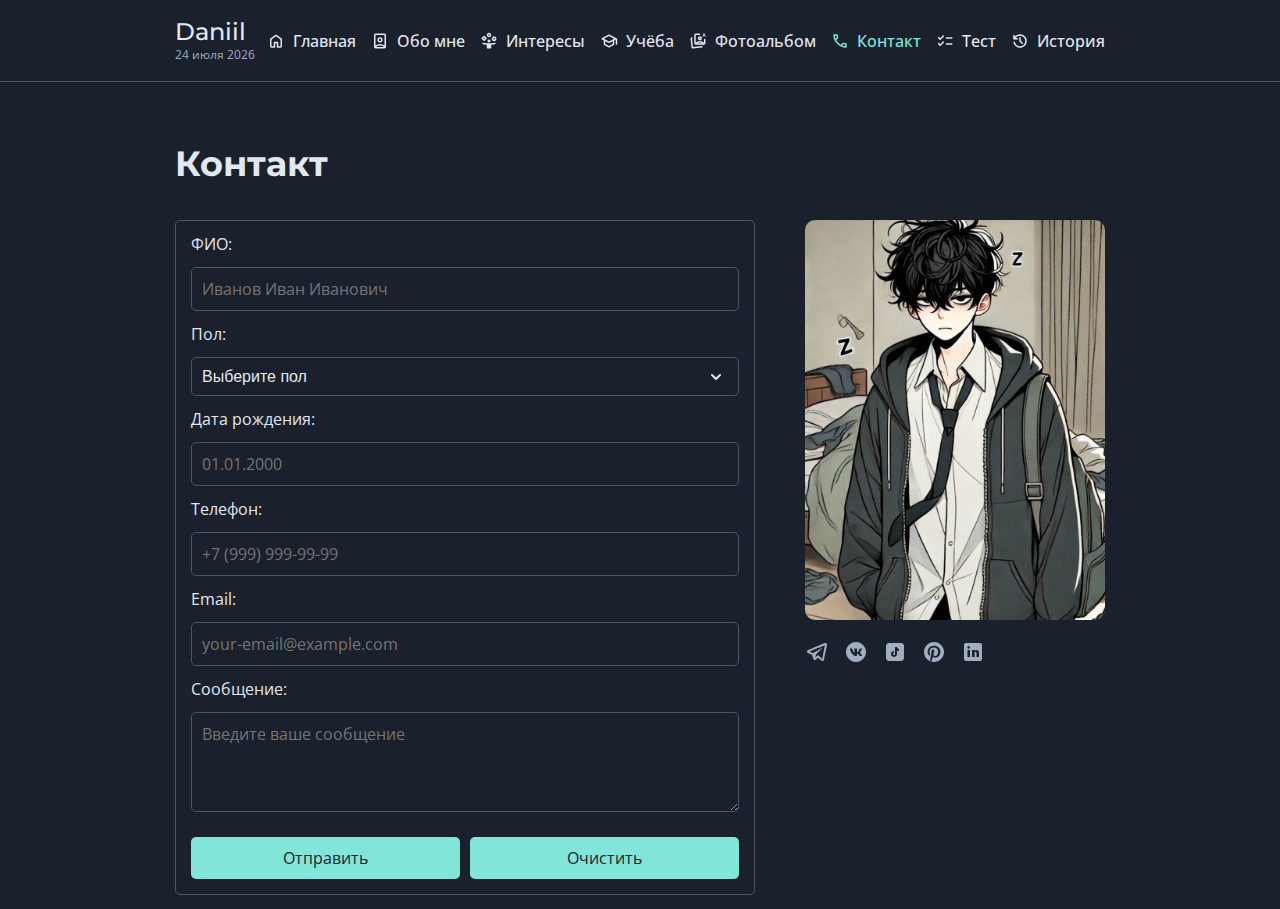
<file: contact.html>
<!DOCTYPE html>
<html lang="ru">

<head>
    <meta charset="UTF-8">
    <meta name="viewport" content="width=device-width, initial-scale=1.0">
    <title>Contact | My Portfolio</title>
    <link rel="stylesheet" href="css/reset.css">
    <link rel="stylesheet" href="css/fonts.css">
    <link rel="stylesheet" href="css/style.css">
</head>

<body>
    <header class="header">
        <div class="header__container container">
            <div class="header__logo-block">
                <a href="./index.html" class="header__logo logo">Daniil</a>
                <span class="header__date"></span>
            </div>
            <button class="burger" aria-label="Открыть меню">
                <span class="burger__line"></span>
                <span class="burger__line"></span>
                <span class="burger__line"></span>
            </button>
            <nav class="header__nav">
                <ul class="nav__list">
                    <li class="nav__item">
                        <a href="./index.html" class="nav__link">
                            <svg xmlns="http://www.w3.org/2000/svg" height="24px" viewBox="0 -960 960 960" width="24px"
                                fill="#E2E8F0" class="nav__icon">
                                <path
                                    d="M240-200h120v-200q0-17 11.5-28.5T400-440h160q17 0 28.5 11.5T600-400v200h120v-360L480-740 240-560v360Zm-80 0v-360q0-19 8.5-36t23.5-28l240-180q21-16 48-16t48 16l240 180q15 11 23.5 28t8.5 36v360q0 33-23.5 56.5T720-120H560q-17 0-28.5-11.5T520-160v-200h-80v200q0 17-11.5 28.5T400-120H240q-33 0-56.5-23.5T160-200Zm320-270Z" />
                            </svg>
                            Главная
                        </a>
                    </li>
                    <li class="nav__item">
                        <a href="./about.html" class="nav__link">
                            <svg xmlns="http://www.w3.org/2000/svg" height="24px" viewBox="0 -960 960 960" width="24px"
                                fill="#E2E8F0" class="nav__icon">
                                <path
                                    d="M480-240q-56 0-107 17.5T280-170v10h400v-10q-42-35-93-52.5T480-240Zm0-80q69 0 129 21t111 59v-560H240v560q51-38 111-59t129-21Zm0-160q-25 0-42.5-17.5T420-540q0-25 17.5-42.5T480-600q25 0 42.5 17.5T540-540q0 25-17.5 42.5T480-480ZM240-80q-33 0-56.5-23.5T160-160v-640q0-33 23.5-56.5T240-880h480q33 0 56.5 23.5T800-800v640q0 33-23.5 56.5T720-80H240Zm240-320q58 0 99-41t41-99q0-58-41-99t-99-41q-58 0-99 41t-41 99q0 58 41 99t99 41Zm0-140Z" />
                            </svg>
                            Обо мне
                        </a>
                    </li>
                    <li class="nav__item">
                        <a href="./interests.html" class="nav__link">
                            <svg xmlns="http://www.w3.org/2000/svg" height="24px" viewBox="0 -960 960 960" width="24px"
                                fill="#E2E8F0" class="nav__icon">
                                <path
                                    d="M192-492 92-592q-12-12-12-28t12-28l100-100q12-12 28-12t28 12l100 100q12 12 12 28t-12 28L248-492q-12 12-28 12t-28-12ZM400-80q-17 0-28.5-11.5T360-120v-160q-50-4-99-11t-98-18q-17-4-27.5-19t-5.5-32q5-17 20.5-25t32.5-4q73 17 147.5 23t149.5 6q75 0 149.5-6T777-389q17-4 32.5 4t20.5 25q5 17-5.5 32T797-309q-49 11-98 18t-99 11v160q0 17-11.5 28.5T560-80H400ZM220-576l44-44-44-44-44 44 44 44Zm260-104q-50 0-85-35t-35-85q0-50 35-85t85-35q50 0 85 35t35 85q0 50-35 85t-85 35Zm0 280q-33 0-56.5-23.5T400-480q0-33 23.5-56.5T480-560q33 0 56.5 23.5T560-480q0 33-23.5 56.5T480-400Zm0-360q17 0 28.5-11.5T520-800q0-17-11.5-28.5T480-840q-17 0-28.5 11.5T440-800q0 17 11.5 28.5T480-760Zm191 260-46-80q-5-9-5-20t5-20l46-80q5-10 14-15t20-5h90q11 0 20 5t14 15l46 80q5 9 5 20t-5 20l-46 80q-5 10-14 15t-20 5h-90q-11 0-20-5t-14-15Zm57-60h44l22-40-22-40h-44l-22 40 22 40Zm-508-60Zm260-180Zm270 200Z" />
                            </svg>
                            Интересы
                        </a>
                    </li>
                    <li class="nav__item nav__item--dropdown">
                        <a href="./education.html" class="nav__link">
                            <svg xmlns="http://www.w3.org/2000/svg" height="24px" viewBox="0 -960 960 960" width="24px"
                                fill="#E2E8F0" class="nav__icon">
                                <path
                                    d="M242-249q-20-11-31-29.5T200-320v-192l-96-53q-11-6-16-15t-5-20q0-11 5-20t16-15l338-184q9-5 18.5-7.5T480-829q10 0 19.5 2.5T518-819l381 208q10 5 15.5 14.5T920-576v256q0 17-11.5 28.5T880-280q-17 0-28.5-11.5T840-320v-236l-80 44v192q0 23-11 41.5T718-249L518-141q-9 5-18.5 7.5T480-131q-10 0-19.5-2.5T442-141L242-249Zm238-203 274-148-274-148-274 148 274 148Zm0 241 200-108v-151l-161 89q-9 5-19 7.5t-20 2.5q-10 0-20-2.5t-19-7.5l-161-89v151l200 108Zm0-241Zm0 121Zm0 0Z" />
                            </svg>
                            Учёба
                        </a>
                    </li>
                    <li class="nav__item">
                        <a href="./photo-album.html" class="nav__link">
                            <svg xmlns="http://www.w3.org/2000/svg" height="24px" viewBox="0 -960 960 960" width="24px"
                                fill="#E2E8F0" class="nav__icon">
                                <path
                                    d="M360-280q-33 0-56.5-23.5T280-360v-440q0-33 23.5-56.5T360-880h195q17 0 28.5 11.5T595-840q0 17-11.5 28.5T555-800H360v408q45-42 101.5-65T580-480q61 0 118 23t102 65q1 1 0 0v-163q0-17 11.5-28.5T840-595q17 0 28.5 11.5T880-555v195q0 33-23.5 56.5T800-280H360Zm220-350Zm184-114-11 31q-2 6-7 9.5t-11 3.5q-11 0-17-8t-2-18l57-160q2-6 7.5-10t12.5-4h14q7 0 12.5 4t7.5 10l57 159q4 10-1.5 18.5T866-700q-7 0-12.5-4t-7.5-10l-10-30h-72Zm10-30h52l-26-82-26 82ZM580-400q-35 0-69 10t-63 30h264q-29-20-63-30t-69-10Zm0-340q46 0 78 32t32 78q0 46-32 78t-78 32q-46 0-78-32t-32-78q0-46 32-78t78-32Zm0 80q-13 0-21.5 8.5T550-630q0 13 8.5 21.5T580-600q13 0 21.5-8.5T610-630q0-13-8.5-21.5T580-660ZM222-81q-33 4-59.5-16T132-150L80-588q-4-33 16.5-58.5T150-677h2q17-3 30.5 9t13.5 30q0 15-10.5 26T160-598h-1l54 438 474-58q17-2 30 8t15 27q2 17-8 29.5T697-139L222-81Zm-9-79Z" />
                            </svg>
                            Фотоальбом
                        </a>
                    </li>
                    <li class="nav__item">
                        <a href="./contact.html" class="nav__link nav__link--active">
                            <svg xmlns="http://www.w3.org/2000/svg" height="24px" viewBox="0 -960 960 960" width="24px"
                                fill="#E2E8F0" class="nav__icon">
                                <path
                                    d="M798-120q-125 0-247-54.5T329-329Q229-429 174.5-551T120-798q0-18 12-30t30-12h162q14 0 25 9.5t13 22.5l26 140q2 16-1 27t-11 19l-97 98q20 37 47.5 71.5T387-386q31 31 65 57.5t72 48.5l94-94q9-9 23.5-13.5T670-390l138 28q14 4 23 14.5t9 23.5v162q0 18-12 30t-30 12ZM241-600l66-66-17-94h-89q5 41 14 81t26 79Zm358 358q39 17 79.5 27t81.5 13v-88l-94-19-67 67ZM241-600Zm358 358Z" />
                            </svg>
                            Контакт
                        </a>
                    </li>
                    <li class="nav__item">
                        <a href="./test.html" class="nav__link">
                            <svg xmlns="http://www.w3.org/2000/svg" height="24px" viewBox="0 -960 960 960" width="24px"
                                fill="#E2E8F0" class="nav__icon">
                                <path
                                    d="m221-313 142-142q12-12 28-11.5t28 12.5q11 12 11 28t-11 28L250-228q-12 12-28 12t-28-12l-86-86q-11-11-11-28t11-28q11-11 28-11t28 11l57 57Zm0-320 142-142q12-12 28-11.5t28 12.5q11 12 11 28t-11 28L250-548q-12 12-28 12t-28-12l-86-86q-11-11-11-28t11-28q11-11 28-11t28 11l57 57Zm339 353q-17 0-28.5-11.5T520-320q0-17 11.5-28.5T560-360h280q17 0 28.5 11.5T880-320q0 17-11.5 28.5T840-280H560Zm0-320q-17 0-28.5-11.5T520-640q0-17 11.5-28.5T560-680h280q17 0 28.5 11.5T880-640q0 17-11.5 28.5T840-600H560Z" />
                            </svg>
                            Тест
                        </a>
                    </li>
                    <li class="nav__item">
                        <a href="./history.html" class="nav__link">
                            <svg xmlns="http://www.w3.org/2000/svg" height="24px" viewBox="0 -960 960 960" width="24px"
                                fill="#E2E8F0" class="nav__icon">
                                <path
                                    d="M480-120q-138 0-240.5-91.5T122-440h82q14 104 92.5 172T480-200q117 0 198.5-81.5T760-480q0-117-81.5-198.5T480-760q-69 0-129 32t-101 88h110v80H120v-240h80v94q51-64 124.5-99T480-840q75 0 140.5 28.5t114 77q48.5 48.5 77 114T840-480q0 75-28.5 140.5t-77 114q-48.5 48.5-114 77T480-120Zm112-192L440-464v-216h80v184l128 128-56 56Z" />
                            </svg>
                            История
                        </a>
                    </li>
                </ul>
            </nav>
        </div>
    </header>
    <main class="contact__main main">
        <div class="contact__container container">
            <h1 class="contact__title title">Контакт</h1>
            <div class="contact__form-block">
                <form action="mailto:dannytka4enko@gmail.com" method="post" enctype="text/plain"
                    class="contact__form form" novalidate>
                    <label for="name" class="contact__label">ФИО:</label>
                    <input type="text" id="name" name="name" placeholder="Иванов Иван Иванович"
                        class="contact__input input" data-popover="Введите имя" required>

                    <label for="gender" class="contact__label">Пол:</label>
                    <select id="gender" name="gender" class="contact__input input" data-popover="Выберите пол" required>
                        <option value="" disabled selected>Выберите пол</option>
                        <option value="male">Мужской</option>
                        <option value="female">Женский</option>
                    </select>

                    <label for="birthdate" class="contact__label">Дата рождения:</label>
                    <input type="text" id="birthdate" name="birthdate" class="contact__input input"
                        placeholder="01.01.2000" data-popover="Введите дату рождения" required>

                    <label for="telephone" class="contact__label">Телефон:</label>
                    <input type="tel" id="telephone" name="telephone" placeholder="+7 (999) 999-99-99"
                        class="contact__input input" data-popover="Введите номер телефона" required>

                    <label for="email" class="contact__label">Email:</label>
                    <input type="email" id="email" name="email" placeholder="your-email@example.com"
                        class="contact__input input" data-popover="Введите email" required>

                    <label for="message" class="contact__label">Сообщение:</label>
                    <textarea id="message" name="message" placeholder="Введите ваше сообщение"
                        class="contact__textarea textarea" data-popover="Введите сообщение" required></textarea>

                    <div class="contact__button-block button-block">
                        <button type="submit" class="contact__button button">Отправить</button>
                        <button type="reset" class="contact__button button">Очистить</button>
                    </div>

                </form>

                <div class="calendar">
                    <div class="calendar__header">
                        <select name="month-select" id="month-select" class="calendar__month-select"></select>
                        <select name="year-select" id="year-select" class="calendar__year-select"></select>
                    </div>
                    <div class="calendar__body">
                        <div class="calendar__weekdays">
                            <div>Su</div>
                            <div>Mo</div>
                            <div>Tu</div>
                            <div>We</div>
                            <div>Th</div>
                            <div>Fr</div>
                            <div>Sa</div>
                        </div>
                        <div class="calendar__dates"></div>
                    </div>
                </div>

                <div class="contact__side-block">
                    <img src="./assets/images/avatar-main.jpg" alt="contact" class="contact__image">
                    <div class="contact__social-block">
                        <ul class="contact__social-list">
                            <li class="contact__social-item">
                                <a href="https://web.telegram.org" class="contact__social-link">
                                    <svg xmlns="http://www.w3.org/2000/svg" viewBox="0 0 24 24" width="24px"
                                        height="24px" class="contact__social-icon">
                                        <path
                                            d="M 20.302734 2.984375 C 20.013769 2.996945 19.748583 3.080055 19.515625 3.171875 C 19.300407 3.256634 18.52754 3.5814726 17.296875 4.0976562 C 16.06621 4.61384 14.435476 5.2982348 12.697266 6.0292969 C 9.2208449 7.4914211 5.314238 9.1361259 3.3125 9.9785156 C 3.243759 10.007156 2.9645852 10.092621 2.65625 10.328125 C 2.3471996 10.564176 2.0039062 11.076462 2.0039062 11.636719 C 2.0039062 12.088671 2.2295201 12.548966 2.5019531 12.8125 C 2.7743861 13.076034 3.0504903 13.199244 3.28125 13.291016 L 3.28125 13.289062 C 4.0612776 13.599827 6.3906939 14.531938 6.9453125 14.753906 C 7.1420423 15.343433 7.9865895 17.867278 8.1875 18.501953 L 8.1855469 18.501953 C 8.3275588 18.951162 8.4659791 19.243913 8.6582031 19.488281 C 8.7543151 19.610465 8.8690398 19.721184 9.0097656 19.808594 C 9.0637596 19.842134 9.1235454 19.868148 9.1835938 19.892578 C 9.191962 19.896131 9.2005867 19.897012 9.2089844 19.900391 L 9.1855469 19.894531 C 9.2029579 19.901531 9.2185841 19.911859 9.2363281 19.917969 C 9.2652427 19.927926 9.2852873 19.927599 9.3242188 19.935547 C 9.4612233 19.977694 9.5979794 20.005859 9.7246094 20.005859 C 10.26822 20.005859 10.601562 19.710937 10.601562 19.710938 L 10.623047 19.695312 L 12.970703 17.708984 L 15.845703 20.369141 C 15.898217 20.443289 16.309604 21 17.261719 21 C 17.829844 21 18.279025 20.718791 18.566406 20.423828 C 18.853787 20.128866 19.032804 19.82706 19.113281 19.417969 L 19.115234 19.416016 C 19.179414 19.085834 21.931641 5.265625 21.931641 5.265625 L 21.925781 5.2890625 C 22.011441 4.9067171 22.036735 4.5369631 21.935547 4.1601562 C 21.834358 3.7833495 21.561271 3.4156252 21.232422 3.2226562 C 20.903572 3.0296874 20.591699 2.9718046 20.302734 2.984375 z M 19.908203 5.1738281 C 19.799442 5.7198576 17.33401 18.105877 17.181641 18.882812 L 13.029297 15.041016 L 10.222656 17.414062 L 11 14.375 C 11 14.375 16.362547 8.9468594 16.685547 8.6308594 C 16.945547 8.3778594 17 8.2891719 17 8.2011719 C 17 8.0841719 16.939781 8 16.800781 8 C 16.675781 8 16.506016 8.1197812 16.416016 8.1757812 C 15.272368 8.8887854 10.401283 11.664685 8.0058594 13.027344 C 7.8617016 12.96954 5.6973962 12.100458 4.53125 11.634766 C 6.6055146 10.76177 10.161156 9.2658083 13.472656 7.8730469 C 15.210571 7.142109 16.840822 6.4570977 18.070312 5.9414062 C 19.108158 5.5060977 19.649538 5.2807035 19.908203 5.1738281 z M 17.152344 19.025391 C 17.152344 19.025391 17.154297 19.025391 17.154297 19.025391 C 17.154252 19.025621 17.152444 19.03095 17.152344 19.03125 C 17.153615 19.024789 17.15139 19.03045 17.152344 19.025391 z" />
                                    </svg>
                                </a>
                            </li>
                            <li class="contact__social-item">
                                <a href="https://vk.com" class="contact__social-link">
                                    <svg xmlns="http://www.w3.org/2000/svg" viewBox="0 0 24 24" width="24px"
                                        height="24px" class="contact__social-icon">
                                        <path
                                            d="M12,2C6.477,2,2,6.477,2,12c0,5.523,4.477,10,10,10s10-4.477,10-10C22,6.477,17.523,2,12,2z M17.515,16h-1.309	c-0.496,0-0.653-0.491-1.518-1.5c-0.75-0.875-1.138-1-1.329-1C13.091,13.5,13,13.566,13,13.967v1.486C13,15.786,12.914,16,12.075,16	c-1.385,0-2.95-0.938-4.137-2.563C6.3,11.196,6,9.247,6,8.887C6,8.687,6.063,8.5,6.445,8.5h1.321c0.331,0,0.458,0.147,0.585,0.534	C8.938,11,9.813,12.5,10.258,12.5c0.165,0,0.242-0.08,0.242-0.52v-1.812C10.449,9.234,10,9.154,10,8.82	c0-0.161,0.106-0.32,0.31-0.32h2.324C12.914,8.5,13,8.66,13,9.007v2.593C13,11.893,13.224,12,13.312,12	c0.165,0,0.32,0.008,0.625-0.313c0.94-1.108,1.756-2.787,1.756-2.787C15.783,8.7,15.935,8.5,16.266,8.5h1.309	c0.293,0,0.417,0.131,0.425,0.313c0.003,0.063-0.008,0.133-0.031,0.208c-0.165,0.8-1.857,3.176-1.844,3.176	c-0.072,0.123-0.12,0.211-0.125,0.304c-0.005,0.088,0.031,0.18,0.125,0.31c0.139,0.2,0.443,0.568,0.75,0.94	c0.555,0.671,1,1.375,1.097,1.663c0.021,0.078,0.03,0.149,0.028,0.212C17.993,15.872,17.818,16,17.515,16z" />
                                    </svg>
                                </a>
                            </li>
                            <li class="contact__social-item">
                                <a href="https://tiktok.com" class="contact__social-link">
                                    <svg xmlns="http://www.w3.org/2000/svg" viewBox="0 0 24 24" width="24px"
                                        height="24px" class="contact__social-icon">
                                        <path
                                            d="M 6 3 C 4.3550302 3 3 4.3550302 3 6 L 3 18 C 3 19.64497 4.3550302 21 6 21 L 18 21 C 19.64497 21 21 19.64497 21 18 L 21 6 C 21 4.3550302 19.64497 3 18 3 L 6 3 z M 12 7 L 14 7 C 14 8.005 15.471 9 16 9 L 16 11 C 15.395 11 14.668 10.734156 14 10.285156 L 14 14 C 14 15.654 12.654 17 11 17 C 9.346 17 8 15.654 8 14 C 8 12.346 9.346 11 11 11 L 11 13 C 10.448 13 10 13.449 10 14 C 10 14.551 10.448 15 11 15 C 11.552 15 12 14.551 12 14 L 12 7 z" />
                                    </svg>
                                </a>
                            </li>
                            <li class="contact__social-item">
                                <a href="https://pinterest.com" class="contact__social-link">
                                    <svg xmlns="http://www.w3.org/2000/svg" viewBox="0 0 24 24" width="24px"
                                        height="24px" class="contact__social-icon">
                                        <path
                                            d="M12,2C6.477,2,2,6.477,2,12c0,4.237,2.636,7.855,6.356,9.312c-0.087-0.791-0.167-2.005,0.035-2.868 c0.182-0.78,1.172-4.971,1.172-4.971s-0.299-0.599-0.299-1.484c0-1.391,0.806-2.428,1.809-2.428c0.853,0,1.265,0.641,1.265,1.408 c0,0.858-0.546,2.141-0.828,3.329c-0.236,0.996,0.499,1.807,1.481,1.807c1.777,0,3.143-1.874,3.143-4.579 c0-2.394-1.72-4.068-4.177-4.068c-2.845,0-4.515,2.134-4.515,4.34c0,0.859,0.331,1.781,0.744,2.282 c0.082,0.099,0.093,0.186,0.069,0.287c-0.076,0.316-0.244,0.995-0.277,1.134c-0.043,0.183-0.145,0.222-0.334,0.133 c-1.249-0.582-2.03-2.408-2.03-3.874c0-3.154,2.292-6.052,6.608-6.052c3.469,0,6.165,2.472,6.165,5.776 c0,3.447-2.173,6.22-5.189,6.22c-1.013,0-1.966-0.527-2.292-1.148c0,0-0.502,1.909-0.623,2.378 c-0.226,0.868-0.835,1.958-1.243,2.622C9.975,21.843,10.969,22,12,22c5.522,0,10-4.478,10-10S17.523,2,12,2z" />
                                    </svg>
                                </a>
                            </li>
                            <li class="contact__social-item">
                                <a href="https://linkedin.com" class="contact__social-link">
                                    <svg xmlns="http://www.w3.org/2000/svg" viewBox="0 0 24 24" width="24px"
                                        height="24px" class="contact__social-icon">
                                        <path
                                            d="M19,3H5C3.895,3,3,3.895,3,5v14c0,1.105,0.895,2,2,2h14c1.105,0,2-0.895,2-2V5C21,3.895,20.105,3,19,3z M9,17H6.477v-7H9 V17z M7.694,8.717c-0.771,0-1.286-0.514-1.286-1.2s0.514-1.2,1.371-1.2c0.771,0,1.286,0.514,1.286,1.2S8.551,8.717,7.694,8.717z M18,17h-2.442v-3.826c0-1.058-0.651-1.302-0.895-1.302s-1.058,0.163-1.058,1.302c0,0.163,0,3.826,0,3.826h-2.523v-7h2.523v0.977 C13.93,10.407,14.581,10,15.802,10C17.023,10,18,10.977,18,13.174V17z" />
                                    </svg>
                                </a>
                            </li>
                        </ul>
                    </div>
                </div>
            </div>
            <div class="modal-overlay" id="modal-overlay">
                <div class="modal-container">
                    <h3 class="modal-title">Подтверждение действия</h3>
                    <p class="modal-message">Вы уверены, что хотите выполнить это действие?</p>
                    <div class="modal-buttons">
                        <button id="confirm-btn" class="modal-btn button confirm">Да</button>
                        <button id="cancel-btn" class="modal-btn button cancel">Нет</button>
                    </div>
                </div>
            </div>
        </div>
    </main>
    <script src="js/jquery-3.7.1.min.js"></script>
    <script type="module" src="js/main.js"></script>
</body>

</html>
</file>
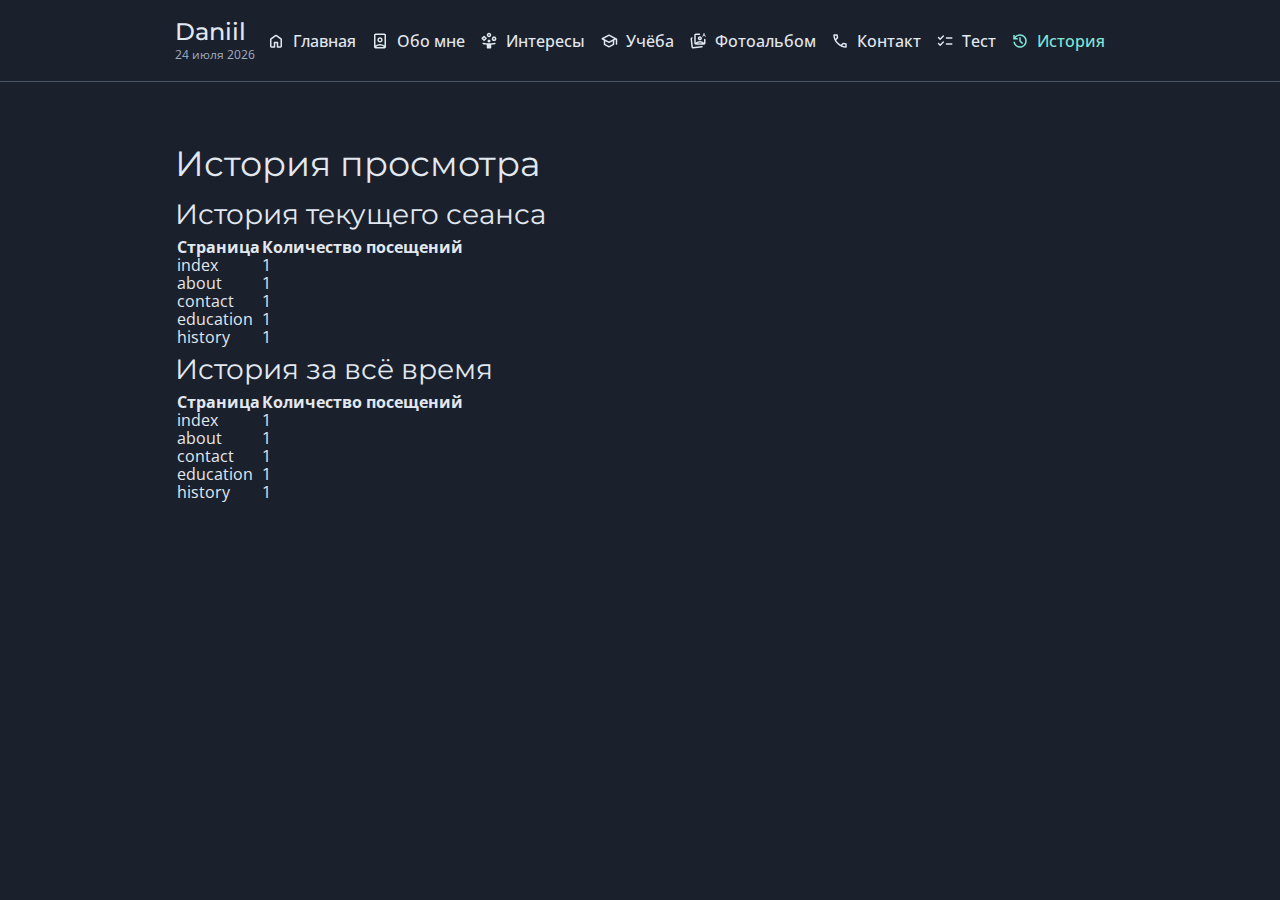
<file: history.html>
<!DOCTYPE html>
<html lang="ru">

<head>
    <meta charset="UTF-8">
    <meta name="viewport" content="width=device-width, initial-scale=1.0">
    <title>History | My Portfolio</title>
    <link rel="stylesheet" href="css/reset.css">
    <link rel="stylesheet" href="css/fonts.css">
    <link rel="stylesheet" href="css/style.css">
</head>

<body>
    <header class="header">
        <div class="header__container container">
            <div class="header__logo-block">
                <a href="./index.html" class="header__logo logo">Daniil</a>
                <span class="header__date"></span>
            </div>
            <button class="burger" aria-label="Открыть меню">
                <span class="burger__line"></span>
                <span class="burger__line"></span>
                <span class="burger__line"></span>
            </button>
            <nav class="header__nav">
                <ul class="nav__list">
                    <li class="nav__item">
                        <a href="./index.html" class="nav__link">
                            <svg xmlns="http://www.w3.org/2000/svg" height="24px" viewBox="0 -960 960 960" width="24px"
                                fill="#E2E8F0" class="nav__icon">
                                <path
                                    d="M240-200h120v-200q0-17 11.5-28.5T400-440h160q17 0 28.5 11.5T600-400v200h120v-360L480-740 240-560v360Zm-80 0v-360q0-19 8.5-36t23.5-28l240-180q21-16 48-16t48 16l240 180q15 11 23.5 28t8.5 36v360q0 33-23.5 56.5T720-120H560q-17 0-28.5-11.5T520-160v-200h-80v200q0 17-11.5 28.5T400-120H240q-33 0-56.5-23.5T160-200Zm320-270Z" />
                            </svg>
                            Главная
                        </a>
                    </li>
                    <li class="nav__item">
                        <a href="./about.html" class="nav__link">
                            <svg xmlns="http://www.w3.org/2000/svg" height="24px" viewBox="0 -960 960 960" width="24px"
                                fill="#E2E8F0" class="nav__icon">
                                <path
                                    d="M480-240q-56 0-107 17.5T280-170v10h400v-10q-42-35-93-52.5T480-240Zm0-80q69 0 129 21t111 59v-560H240v560q51-38 111-59t129-21Zm0-160q-25 0-42.5-17.5T420-540q0-25 17.5-42.5T480-600q25 0 42.5 17.5T540-540q0 25-17.5 42.5T480-480ZM240-80q-33 0-56.5-23.5T160-160v-640q0-33 23.5-56.5T240-880h480q33 0 56.5 23.5T800-800v640q0 33-23.5 56.5T720-80H240Zm240-320q58 0 99-41t41-99q0-58-41-99t-99-41q-58 0-99 41t-41 99q0 58 41 99t99 41Zm0-140Z" />
                            </svg>
                            Обо мне
                        </a>
                    </li>
                    <li class="nav__item nav__item--dropdown">
                        <a href="./interests.html" class="nav__link">
                            <svg xmlns="http://www.w3.org/2000/svg" height="24px" viewBox="0 -960 960 960" width="24px"
                                fill="#E2E8F0" class="nav__icon">
                                <path
                                    d="M192-492 92-592q-12-12-12-28t12-28l100-100q12-12 28-12t28 12l100 100q12 12 12 28t-12 28L248-492q-12 12-28 12t-28-12ZM400-80q-17 0-28.5-11.5T360-120v-160q-50-4-99-11t-98-18q-17-4-27.5-19t-5.5-32q5-17 20.5-25t32.5-4q73 17 147.5 23t149.5 6q75 0 149.5-6T777-389q17-4 32.5 4t20.5 25q5 17-5.5 32T797-309q-49 11-98 18t-99 11v160q0 17-11.5 28.5T560-80H400ZM220-576l44-44-44-44-44 44 44 44Zm260-104q-50 0-85-35t-35-85q0-50 35-85t85-35q50 0 85 35t35 85q0 50-35 85t-85 35Zm0 280q-33 0-56.5-23.5T400-480q0-33 23.5-56.5T480-560q33 0 56.5 23.5T560-480q0 33-23.5 56.5T480-400Zm0-360q17 0 28.5-11.5T520-800q0-17-11.5-28.5T480-840q-17 0-28.5 11.5T440-800q0 17 11.5 28.5T480-760Zm191 260-46-80q-5-9-5-20t5-20l46-80q5-10 14-15t20-5h90q11 0 20 5t14 15l46 80q5 9 5 20t-5 20l-46 80q-5 10-14 15t-20 5h-90q-11 0-20-5t-14-15Zm57-60h44l22-40-22-40h-44l-22 40 22 40Zm-508-60Zm260-180Zm270 200Z" />
                            </svg>
                            Интересы
                        </a>
                    </li>
                    <li class="nav__item">
                        <a href="./education.html" class="nav__link">
                            <svg xmlns="http://www.w3.org/2000/svg" height="24px" viewBox="0 -960 960 960" width="24px"
                                fill="#E2E8F0" class="nav__icon">
                                <path
                                    d="M242-249q-20-11-31-29.5T200-320v-192l-96-53q-11-6-16-15t-5-20q0-11 5-20t16-15l338-184q9-5 18.5-7.5T480-829q10 0 19.5 2.5T518-819l381 208q10 5 15.5 14.5T920-576v256q0 17-11.5 28.5T880-280q-17 0-28.5-11.5T840-320v-236l-80 44v192q0 23-11 41.5T718-249L518-141q-9 5-18.5 7.5T480-131q-10 0-19.5-2.5T442-141L242-249Zm238-203 274-148-274-148-274 148 274 148Zm0 241 200-108v-151l-161 89q-9 5-19 7.5t-20 2.5q-10 0-20-2.5t-19-7.5l-161-89v151l200 108Zm0-241Zm0 121Zm0 0Z" />
                            </svg>
                            Учёба
                        </a>
                    </li>
                    <li class="nav__item">
                        <a href="./photo-album.html" class="nav__link">
                            <svg xmlns="http://www.w3.org/2000/svg" height="24px" viewBox="0 -960 960 960" width="24px"
                                fill="#E2E8F0" class="nav__icon">
                                <path
                                    d="M360-280q-33 0-56.5-23.5T280-360v-440q0-33 23.5-56.5T360-880h195q17 0 28.5 11.5T595-840q0 17-11.5 28.5T555-800H360v408q45-42 101.5-65T580-480q61 0 118 23t102 65q1 1 0 0v-163q0-17 11.5-28.5T840-595q17 0 28.5 11.5T880-555v195q0 33-23.5 56.5T800-280H360Zm220-350Zm184-114-11 31q-2 6-7 9.5t-11 3.5q-11 0-17-8t-2-18l57-160q2-6 7.5-10t12.5-4h14q7 0 12.5 4t7.5 10l57 159q4 10-1.5 18.5T866-700q-7 0-12.5-4t-7.5-10l-10-30h-72Zm10-30h52l-26-82-26 82ZM580-400q-35 0-69 10t-63 30h264q-29-20-63-30t-69-10Zm0-340q46 0 78 32t32 78q0 46-32 78t-78 32q-46 0-78-32t-32-78q0-46 32-78t78-32Zm0 80q-13 0-21.5 8.5T550-630q0 13 8.5 21.5T580-600q13 0 21.5-8.5T610-630q0-13-8.5-21.5T580-660ZM222-81q-33 4-59.5-16T132-150L80-588q-4-33 16.5-58.5T150-677h2q17-3 30.5 9t13.5 30q0 15-10.5 26T160-598h-1l54 438 474-58q17-2 30 8t15 27q2 17-8 29.5T697-139L222-81Zm-9-79Z" />
                            </svg>
                            Фотоальбом
                        </a>
                    </li>
                    <li class="nav__item">
                        <a href="./contact.html" class="nav__link">
                            <svg xmlns="http://www.w3.org/2000/svg" height="24px" viewBox="0 -960 960 960" width="24px"
                                fill="#E2E8F0" class="nav__icon">
                                <path
                                    d="M798-120q-125 0-247-54.5T329-329Q229-429 174.5-551T120-798q0-18 12-30t30-12h162q14 0 25 9.5t13 22.5l26 140q2 16-1 27t-11 19l-97 98q20 37 47.5 71.5T387-386q31 31 65 57.5t72 48.5l94-94q9-9 23.5-13.5T670-390l138 28q14 4 23 14.5t9 23.5v162q0 18-12 30t-30 12ZM241-600l66-66-17-94h-89q5 41 14 81t26 79Zm358 358q39 17 79.5 27t81.5 13v-88l-94-19-67 67ZM241-600Zm358 358Z" />
                            </svg>
                            Контакт
                        </a>
                    </li>
                    <li class="nav__item">
                        <a href="./test.html" class="nav__link">
                            <svg xmlns="http://www.w3.org/2000/svg" height="24px" viewBox="0 -960 960 960" width="24px"
                                fill="#E2E8F0" class="nav__icon">
                                <path
                                    d="m221-313 142-142q12-12 28-11.5t28 12.5q11 12 11 28t-11 28L250-228q-12 12-28 12t-28-12l-86-86q-11-11-11-28t11-28q11-11 28-11t28 11l57 57Zm0-320 142-142q12-12 28-11.5t28 12.5q11 12 11 28t-11 28L250-548q-12 12-28 12t-28-12l-86-86q-11-11-11-28t11-28q11-11 28-11t28 11l57 57Zm339 353q-17 0-28.5-11.5T520-320q0-17 11.5-28.5T560-360h280q17 0 28.5 11.5T880-320q0 17-11.5 28.5T840-280H560Zm0-320q-17 0-28.5-11.5T520-640q0-17 11.5-28.5T560-680h280q17 0 28.5 11.5T880-640q0 17-11.5 28.5T840-600H560Z" />
                            </svg>
                            Тест
                        </a>
                    </li>
                    <li class="nav__item">
                        <a href="./test.html" class="nav__link nav__link--active">
                            <svg xmlns="http://www.w3.org/2000/svg" height="24px" viewBox="0 -960 960 960" width="24px"
                                fill="#E2E8F0" class="nav__icon">
                                <path
                                    d="M480-120q-138 0-240.5-91.5T122-440h82q14 104 92.5 172T480-200q117 0 198.5-81.5T760-480q0-117-81.5-198.5T480-760q-69 0-129 32t-101 88h110v80H120v-240h80v94q51-64 124.5-99T480-840q75 0 140.5 28.5t114 77q48.5 48.5 77 114T840-480q0 75-28.5 140.5t-77 114q-48.5 48.5-114 77T480-120Zm112-192L440-464v-216h80v184l128 128-56 56Z" />
                            </svg>
                            История
                        </a>
                    </li>
                </ul>
            </nav>
        </div>
    </header>
    <main class="history__main main">
        <div class="history__container container">
            <h1>История просмотра</h1>

            <h2>История текущего сеанса</h2>
            <table id="sessionHistory" border="1">
                <thead>
                    <tr>
                        <th>Страница</th>
                        <th>Количество посещений</th>
                    </tr>
                </thead>
                <tbody></tbody>
            </table>

            <h2>История за всё время</h2>
            <table id="globalHistory" border="1">
                <thead>
                    <tr>
                        <th>Страница</th>
                        <th>Количество посещений</th>
                    </tr>
                </thead>
                <tbody></tbody>
            </table>
        </div>
    </main>
    <script src="js/jquery-3.7.1.min.js"></script>
    <script type="module" src="js/main.js"></script>
</body>

</html>
</file>
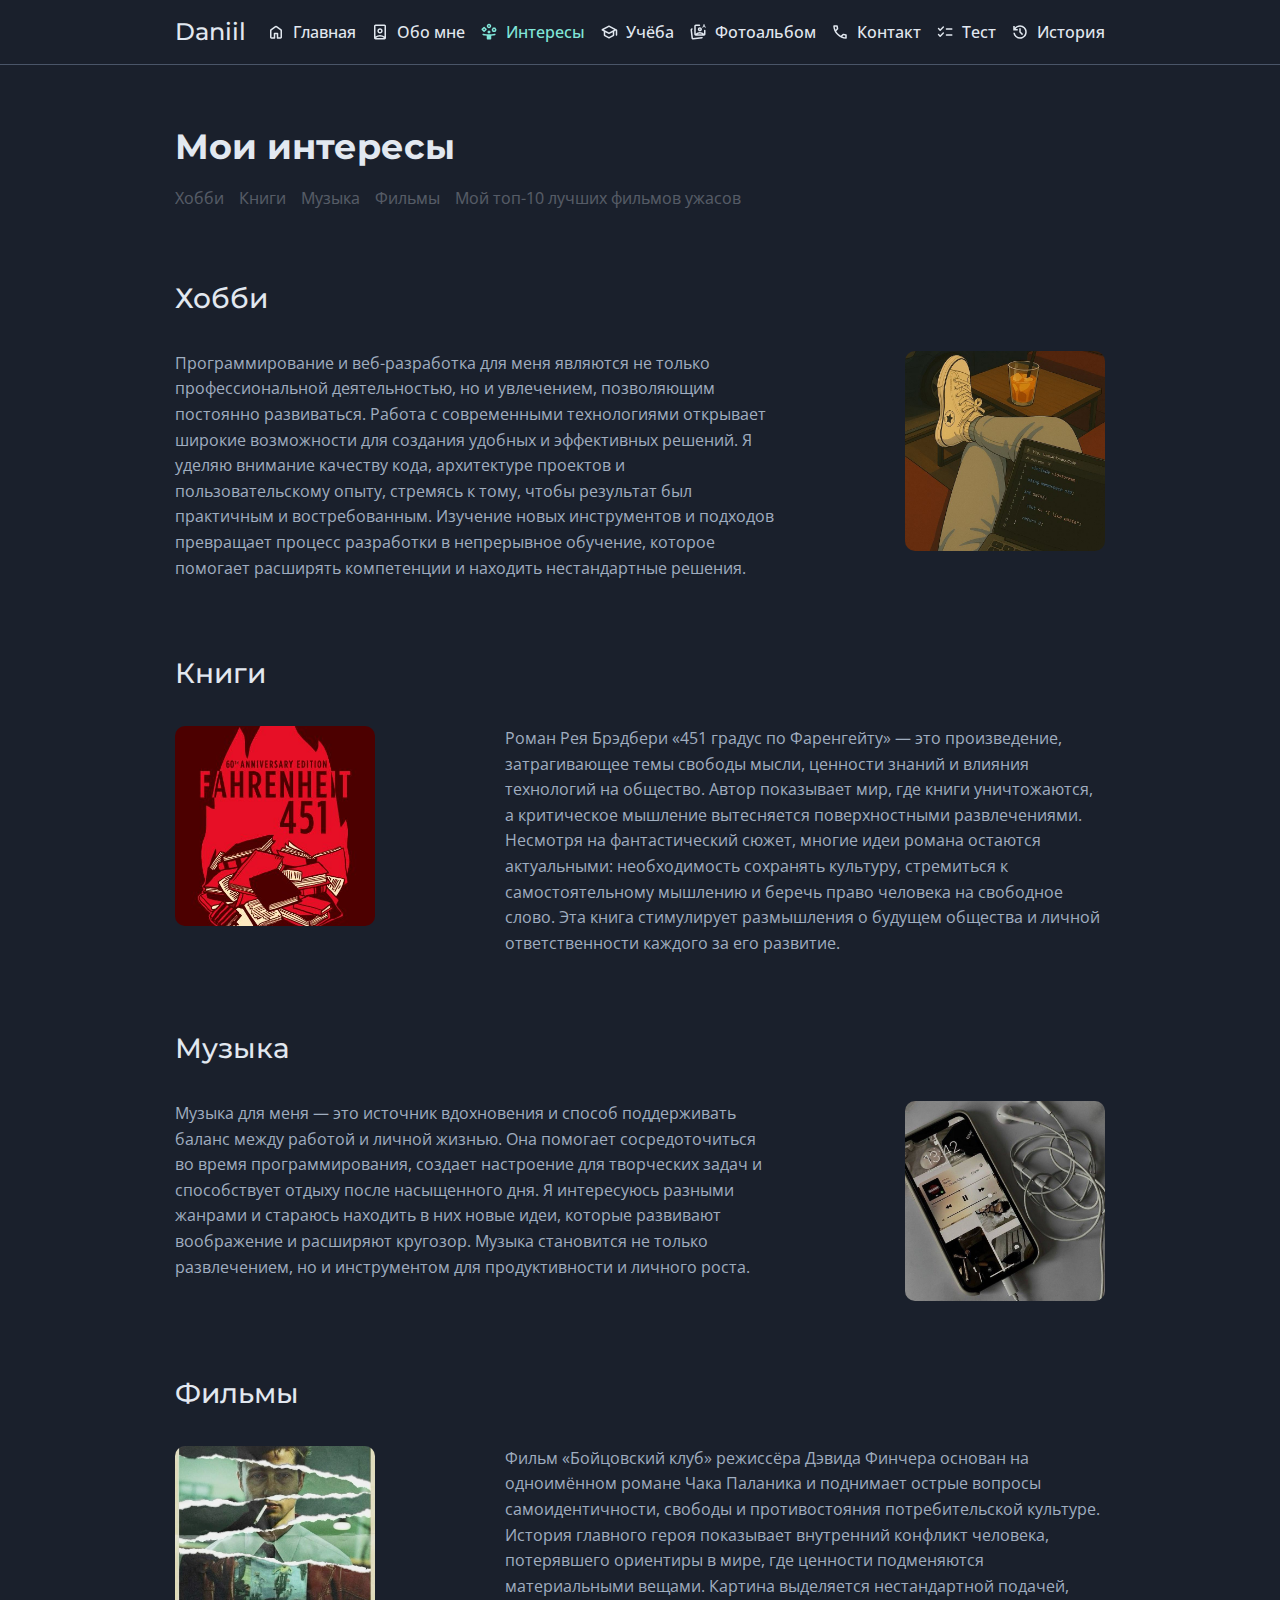
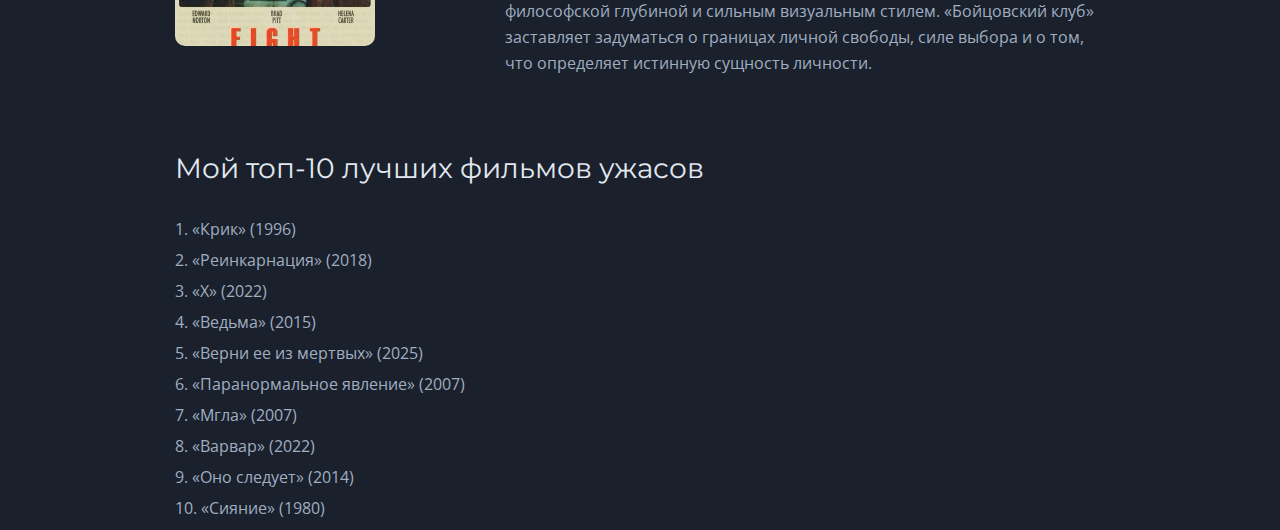
<file: interests.html>
<!DOCTYPE html>
<html lang="ru">

<head>
    <meta charset="UTF-8">
    <meta name="viewport" content="width=device-width, initial-scale=1.0">
    <title>Interests | My Portfolio</title>
    <link rel="stylesheet" href="css/reset.css">
    <link rel="stylesheet" href="css/fonts.css">
    <link rel="stylesheet" href="css/style.css">
</head>

<body>
    <header class="header">
        <div class="header__container container">
            <a href="./index.html" class="header__logo logo">Daniil</a>
            <button class="burger" aria-label="Открыть меню">
                <span class="burger__line"></span>
                <span class="burger__line"></span>
                <span class="burger__line"></span>
            </button>
            <nav class="header__nav">
                <ul class="nav__list">
                    <li class="nav__item">
                        <a href="./index.html" class="nav__link">
                            <svg xmlns="http://www.w3.org/2000/svg" height="24px" viewBox="0 -960 960 960" width="24px"
                                fill="#E2E8F0" class="nav__icon">
                                <path
                                    d="M240-200h120v-200q0-17 11.5-28.5T400-440h160q17 0 28.5 11.5T600-400v200h120v-360L480-740 240-560v360Zm-80 0v-360q0-19 8.5-36t23.5-28l240-180q21-16 48-16t48 16l240 180q15 11 23.5 28t8.5 36v360q0 33-23.5 56.5T720-120H560q-17 0-28.5-11.5T520-160v-200h-80v200q0 17-11.5 28.5T400-120H240q-33 0-56.5-23.5T160-200Zm320-270Z" />
                            </svg>
                            Главная
                        </a>
                    </li>
                    <li class="nav__item">
                        <a href="./about.html" class="nav__link">
                            <svg xmlns="http://www.w3.org/2000/svg" height="24px" viewBox="0 -960 960 960" width="24px"
                                fill="#E2E8F0" class="nav__icon">
                                <path
                                    d="M480-240q-56 0-107 17.5T280-170v10h400v-10q-42-35-93-52.5T480-240Zm0-80q69 0 129 21t111 59v-560H240v560q51-38 111-59t129-21Zm0-160q-25 0-42.5-17.5T420-540q0-25 17.5-42.5T480-600q25 0 42.5 17.5T540-540q0 25-17.5 42.5T480-480ZM240-80q-33 0-56.5-23.5T160-160v-640q0-33 23.5-56.5T240-880h480q33 0 56.5 23.5T800-800v640q0 33-23.5 56.5T720-80H240Zm240-320q58 0 99-41t41-99q0-58-41-99t-99-41q-58 0-99 41t-41 99q0 58 41 99t99 41Zm0-140Z" />
                            </svg>
                            Обо мне
                        </a>
                    </li>
                    <li class="nav__item nav__item--dropdown">
                        <a href="./interests.html" class="nav__link nav__link--active">
                            <svg xmlns="http://www.w3.org/2000/svg" height="24px" viewBox="0 -960 960 960" width="24px"
                                fill="#E2E8F0" class="nav__icon">
                                <path
                                    d="M192-492 92-592q-12-12-12-28t12-28l100-100q12-12 28-12t28 12l100 100q12 12 12 28t-12 28L248-492q-12 12-28 12t-28-12ZM400-80q-17 0-28.5-11.5T360-120v-160q-50-4-99-11t-98-18q-17-4-27.5-19t-5.5-32q5-17 20.5-25t32.5-4q73 17 147.5 23t149.5 6q75 0 149.5-6T777-389q17-4 32.5 4t20.5 25q5 17-5.5 32T797-309q-49 11-98 18t-99 11v160q0 17-11.5 28.5T560-80H400ZM220-576l44-44-44-44-44 44 44 44Zm260-104q-50 0-85-35t-35-85q0-50 35-85t85-35q50 0 85 35t35 85q0 50-35 85t-85 35Zm0 280q-33 0-56.5-23.5T400-480q0-33 23.5-56.5T480-560q33 0 56.5 23.5T560-480q0 33-23.5 56.5T480-400Zm0-360q17 0 28.5-11.5T520-800q0-17-11.5-28.5T480-840q-17 0-28.5 11.5T440-800q0 17 11.5 28.5T480-760Zm191 260-46-80q-5-9-5-20t5-20l46-80q5-10 14-15t20-5h90q11 0 20 5t14 15l46 80q5 9 5 20t-5 20l-46 80q-5 10-14 15t-20 5h-90q-11 0-20-5t-14-15Zm57-60h44l22-40-22-40h-44l-22 40 22 40Zm-508-60Zm260-180Zm270 200Z" />
                            </svg>
                            Интересы
                        </a>
                    </li>
                    <li class="nav__item">
                        <a href="./education.html" class="nav__link">
                            <svg xmlns="http://www.w3.org/2000/svg" height="24px" viewBox="0 -960 960 960" width="24px"
                                fill="#E2E8F0" class="nav__icon">
                                <path
                                    d="M242-249q-20-11-31-29.5T200-320v-192l-96-53q-11-6-16-15t-5-20q0-11 5-20t16-15l338-184q9-5 18.5-7.5T480-829q10 0 19.5 2.5T518-819l381 208q10 5 15.5 14.5T920-576v256q0 17-11.5 28.5T880-280q-17 0-28.5-11.5T840-320v-236l-80 44v192q0 23-11 41.5T718-249L518-141q-9 5-18.5 7.5T480-131q-10 0-19.5-2.5T442-141L242-249Zm238-203 274-148-274-148-274 148 274 148Zm0 241 200-108v-151l-161 89q-9 5-19 7.5t-20 2.5q-10 0-20-2.5t-19-7.5l-161-89v151l200 108Zm0-241Zm0 121Zm0 0Z" />
                            </svg>
                            Учёба
                        </a>
                    </li>
                    <li class="nav__item">
                        <a href="./photo-album.html" class="nav__link">
                            <svg xmlns="http://www.w3.org/2000/svg" height="24px" viewBox="0 -960 960 960" width="24px"
                                fill="#E2E8F0" class="nav__icon">
                                <path
                                    d="M360-280q-33 0-56.5-23.5T280-360v-440q0-33 23.5-56.5T360-880h195q17 0 28.5 11.5T595-840q0 17-11.5 28.5T555-800H360v408q45-42 101.5-65T580-480q61 0 118 23t102 65q1 1 0 0v-163q0-17 11.5-28.5T840-595q17 0 28.5 11.5T880-555v195q0 33-23.5 56.5T800-280H360Zm220-350Zm184-114-11 31q-2 6-7 9.5t-11 3.5q-11 0-17-8t-2-18l57-160q2-6 7.5-10t12.5-4h14q7 0 12.5 4t7.5 10l57 159q4 10-1.5 18.5T866-700q-7 0-12.5-4t-7.5-10l-10-30h-72Zm10-30h52l-26-82-26 82ZM580-400q-35 0-69 10t-63 30h264q-29-20-63-30t-69-10Zm0-340q46 0 78 32t32 78q0 46-32 78t-78 32q-46 0-78-32t-32-78q0-46 32-78t78-32Zm0 80q-13 0-21.5 8.5T550-630q0 13 8.5 21.5T580-600q13 0 21.5-8.5T610-630q0-13-8.5-21.5T580-660ZM222-81q-33 4-59.5-16T132-150L80-588q-4-33 16.5-58.5T150-677h2q17-3 30.5 9t13.5 30q0 15-10.5 26T160-598h-1l54 438 474-58q17-2 30 8t15 27q2 17-8 29.5T697-139L222-81Zm-9-79Z" />
                            </svg>
                            Фотоальбом
                        </a>
                    </li>
                    <li class="nav__item">
                        <a href="./contact.html" class="nav__link">
                            <svg xmlns="http://www.w3.org/2000/svg" height="24px" viewBox="0 -960 960 960" width="24px"
                                fill="#E2E8F0" class="nav__icon">
                                <path
                                    d="M798-120q-125 0-247-54.5T329-329Q229-429 174.5-551T120-798q0-18 12-30t30-12h162q14 0 25 9.5t13 22.5l26 140q2 16-1 27t-11 19l-97 98q20 37 47.5 71.5T387-386q31 31 65 57.5t72 48.5l94-94q9-9 23.5-13.5T670-390l138 28q14 4 23 14.5t9 23.5v162q0 18-12 30t-30 12ZM241-600l66-66-17-94h-89q5 41 14 81t26 79Zm358 358q39 17 79.5 27t81.5 13v-88l-94-19-67 67ZM241-600Zm358 358Z" />
                            </svg>
                            Контакт
                        </a>
                    </li>
                    <li class="nav__item">
                        <a href="./test.html" class="nav__link">
                            <svg xmlns="http://www.w3.org/2000/svg" height="24px" viewBox="0 -960 960 960" width="24px"
                                fill="#E2E8F0" class="nav__icon">
                                <path
                                    d="m221-313 142-142q12-12 28-11.5t28 12.5q11 12 11 28t-11 28L250-228q-12 12-28 12t-28-12l-86-86q-11-11-11-28t11-28q11-11 28-11t28 11l57 57Zm0-320 142-142q12-12 28-11.5t28 12.5q11 12 11 28t-11 28L250-548q-12 12-28 12t-28-12l-86-86q-11-11-11-28t11-28q11-11 28-11t28 11l57 57Zm339 353q-17 0-28.5-11.5T520-320q0-17 11.5-28.5T560-360h280q17 0 28.5 11.5T880-320q0 17-11.5 28.5T840-280H560Zm0-320q-17 0-28.5-11.5T520-640q0-17 11.5-28.5T560-680h280q17 0 28.5 11.5T880-640q0 17-11.5 28.5T840-600H560Z" />
                            </svg>
                            Тест
                        </a>
                    </li>
                    <li class="nav__item">
                        <a href="./history.html" class="nav__link">
                            <svg xmlns="http://www.w3.org/2000/svg" height="24px" viewBox="0 -960 960 960" width="24px"
                                fill="#E2E8F0" class="nav__icon">
                                <path
                                    d="M480-120q-138 0-240.5-91.5T122-440h82q14 104 92.5 172T480-200q117 0 198.5-81.5T760-480q0-117-81.5-198.5T480-760q-69 0-129 32t-101 88h110v80H120v-240h80v94q51-64 124.5-99T480-840q75 0 140.5 28.5t114 77q48.5 48.5 77 114T840-480q0 75-28.5 140.5t-77 114q-48.5 48.5-114 77T480-120Zm112-192L440-464v-216h80v184l128 128-56 56Z" />
                            </svg>
                            История
                        </a>
                    </li>
                </ul>
            </nav>
        </div>
    </header>
    <main class="interests__main main">
        <div class="interests__container container">
            <h1 class="interests__title title">Мои интересы</h1>
            <ul class="interests__links-list">
                <li class="interests__item"><a href="#hobbies" class="interests__link">Хобби</a></li>
                <li class="interests__item"><a href="#books" class="interests__link">Книги</a></li>
                <li class="interests__item"><a href="#music" class="interests__link">Музыка</a></li>
                <li class="interests__item"><a href="#movies" class="interests__link">Фильмы</a></li>
            </ul>
            <section class="hobbies interests__section" id="hobbies">
                <h2 class="hobbies__title interests__subtitle subtitle">Хобби</h2>
                <div class="hobbies__content interests__content">
                    <p class="hobbies__text interests__text text">Программирование и веб-разработка для меня являются не
                        только профессиональной деятельностью, но и увлечением, позволяющим постоянно развиваться.
                        Работа с современными технологиями открывает широкие возможности для создания удобных и
                        эффективных решений. Я уделяю внимание качеству кода, архитектуре проектов и пользовательскому
                        опыту, стремясь к тому, чтобы результат был практичным и востребованным. Изучение новых
                        инструментов и подходов превращает процесс разработки в непрерывное обучение, которое помогает
                        расширять компетенции и находить нестандартные решения.</p>
                    <img src="./assets/images/hobbies_image.jpg" alt="programming"
                        class="hobbies__image interests__image">
                </div>
            </section>
            <section class="books interests__section" id="books">
                <h2 class="books__title interests__subtitle subtitle">Книги</h2>
                <div class="books__content interests__content">
                    <p class="books__text interests__text text">Роман Рея Брэдбери «451 градус по Фаренгейту» — это
                        произведение, затрагивающее темы свободы мысли, ценности знаний и влияния технологий на
                        общество. Автор показывает мир, где книги уничтожаются, а критическое мышление вытесняется
                        поверхностными развлечениями. Несмотря на фантастический сюжет, многие идеи романа остаются
                        актуальными: необходимость сохранять культуру, стремиться к самостоятельному мышлению и беречь
                        право человека на свободное слово. Эта книга стимулирует размышления о будущем общества и личной
                        ответственности каждого за его развитие.</p>
                    <img src="./assets/images/books_image.jpg" alt="Fahrenheit 451"
                        class="books__image interests__image">
                </div>
            </section>
            <section class="musics interests__section" id="music">
                <h2 class="musics__title interests__subtitle subtitle">Музыка</h2>
                <div class="musics__content interests__content">
                    <p class="musics__text interests__text text">Музыка для меня — это источник вдохновения и способ
                        поддерживать баланс между работой и личной жизнью. Она помогает сосредоточиться во время
                        программирования, создает настроение для творческих задач и способствует отдыху после
                        насыщенного дня. Я интересуюсь разными жанрами и стараюсь находить в них новые идеи, которые
                        развивают воображение и расширяют кругозор. Музыка становится не только развлечением, но и
                        инструментом для продуктивности и личного роста.</p>
                    <img src="./assets/images/musics_image.jpg" alt="Music" class="musics__image interests__image">
                </div>
            </section>
            <section class="movies interests__section" id="movies">
                <h2 class="movies__title interests__subtitle subtitle">Фильмы</h2>
                <div class="movies__content interests__content">
                    <p class="movies__text interests__text text">Фильм «Бойцовский клуб» режиссёра Дэвида Финчера
                        основан на одноимённом романе Чака Паланика и поднимает острые вопросы самоидентичности, свободы
                        и противостояния потребительской культуре. История главного героя показывает внутренний конфликт
                        человека, потерявшего ориентиры в мире, где ценности подменяются материальными вещами. Картина
                        выделяется нестандартной подачей, философской глубиной и сильным визуальным стилем. «Бойцовский
                        клуб» заставляет задуматься о границах личной свободы, силе выбора и о том, что определяет
                        истинную сущность личности.</p>
                    <img src="./assets/images/movies_image.jpg" alt="" class="movies__image interests__image">
                </div>
            </section>
        </div>
    </main>
    <script src="js/jquery-3.7.1.min.js"></script>
    <script type="module" src="js/main.js"></script>
</body>

</html>
</file>
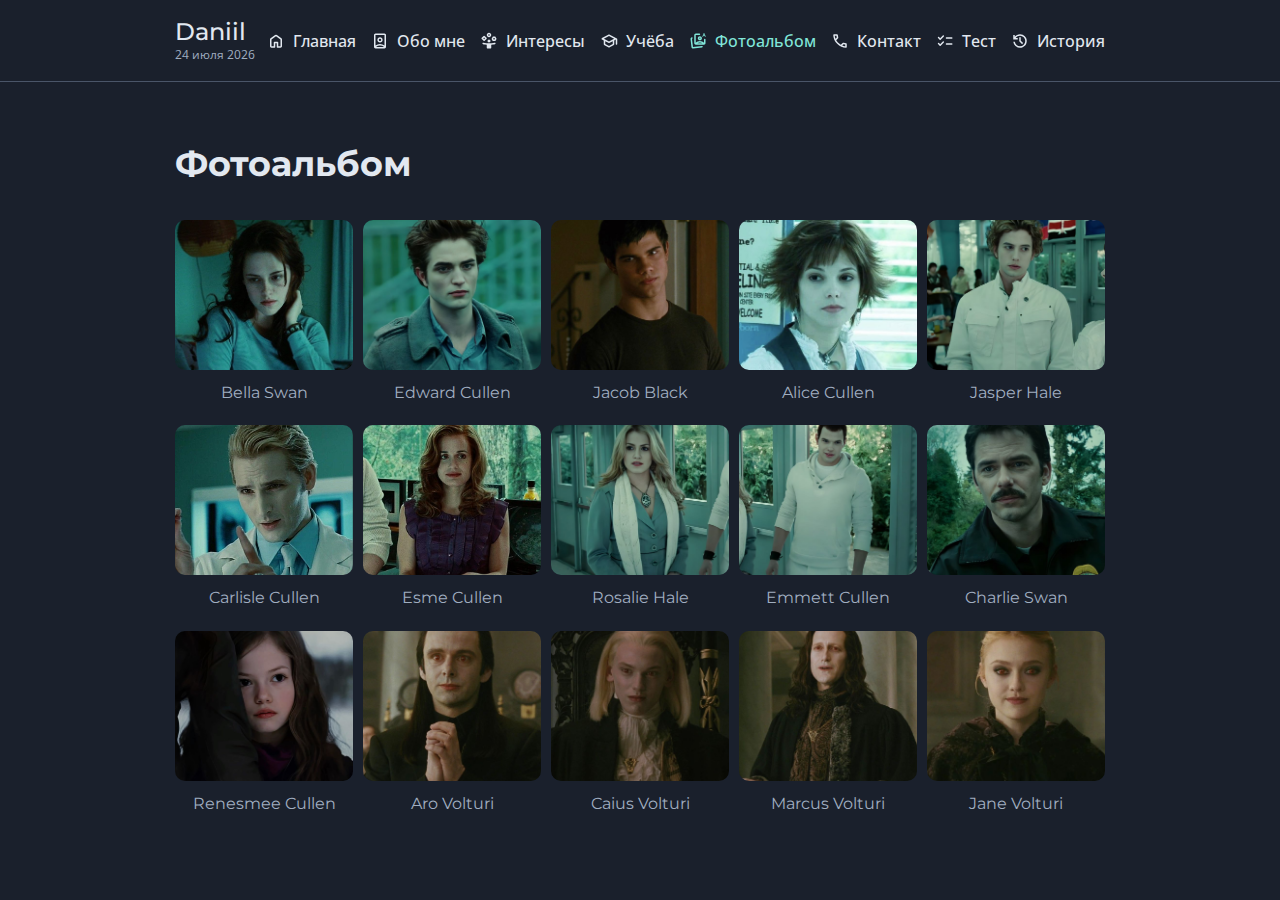
<file: photo-album.html>
<!DOCTYPE html>
<html lang="ru">

<head>
    <meta charset="UTF-8">
    <meta name="viewport" content="width=device-width, initial-scale=1.0">
    <title>Photoalbum |My Portfolio</title>
    <link rel="stylesheet" href="css/reset.css">
    <link rel="stylesheet" href="css/fonts.css">
    <link rel="stylesheet" href="css/style.css">
</head>

<body>
    <header class="header">
        <div class="header__container container">
            <div class="header__logo-block">
                <a href="./index.html" class="header__logo logo">Daniil</a>
                <span class="header__date"></span>
            </div>
            <button class="burger" aria-label="Открыть меню">
                <span class="burger__line"></span>
                <span class="burger__line"></span>
                <span class="burger__line"></span>
            </button>
            <nav class="header__nav">
                <ul class="nav__list">
                    <li class="nav__item">
                        <a href="./index.html" class="nav__link">
                            <svg xmlns="http://www.w3.org/2000/svg" height="24px" viewBox="0 -960 960 960" width="24px"
                                fill="#E2E8F0" class="nav__icon">
                                <path
                                    d="M240-200h120v-200q0-17 11.5-28.5T400-440h160q17 0 28.5 11.5T600-400v200h120v-360L480-740 240-560v360Zm-80 0v-360q0-19 8.5-36t23.5-28l240-180q21-16 48-16t48 16l240 180q15 11 23.5 28t8.5 36v360q0 33-23.5 56.5T720-120H560q-17 0-28.5-11.5T520-160v-200h-80v200q0 17-11.5 28.5T400-120H240q-33 0-56.5-23.5T160-200Zm320-270Z" />
                            </svg>
                            Главная
                        </a>
                    </li>
                    <li class="nav__item">
                        <a href="./about.html" class="nav__link">
                            <svg xmlns="http://www.w3.org/2000/svg" height="24px" viewBox="0 -960 960 960" width="24px"
                                fill="#E2E8F0" class="nav__icon">
                                <path
                                    d="M480-240q-56 0-107 17.5T280-170v10h400v-10q-42-35-93-52.5T480-240Zm0-80q69 0 129 21t111 59v-560H240v560q51-38 111-59t129-21Zm0-160q-25 0-42.5-17.5T420-540q0-25 17.5-42.5T480-600q25 0 42.5 17.5T540-540q0 25-17.5 42.5T480-480ZM240-80q-33 0-56.5-23.5T160-160v-640q0-33 23.5-56.5T240-880h480q33 0 56.5 23.5T800-800v640q0 33-23.5 56.5T720-80H240Zm240-320q58 0 99-41t41-99q0-58-41-99t-99-41q-58 0-99 41t-41 99q0 58 41 99t99 41Zm0-140Z" />
                            </svg>
                            Обо мне
                        </a>
                    </li>
                    <li class="nav__item nav__item--dropdown">
                        <a href="./interests.html" class="nav__link">
                            <svg xmlns="http://www.w3.org/2000/svg" height="24px" viewBox="0 -960 960 960" width="24px"
                                fill="#E2E8F0" class="nav__icon">
                                <path
                                    d="M192-492 92-592q-12-12-12-28t12-28l100-100q12-12 28-12t28 12l100 100q12 12 12 28t-12 28L248-492q-12 12-28 12t-28-12ZM400-80q-17 0-28.5-11.5T360-120v-160q-50-4-99-11t-98-18q-17-4-27.5-19t-5.5-32q5-17 20.5-25t32.5-4q73 17 147.5 23t149.5 6q75 0 149.5-6T777-389q17-4 32.5 4t20.5 25q5 17-5.5 32T797-309q-49 11-98 18t-99 11v160q0 17-11.5 28.5T560-80H400ZM220-576l44-44-44-44-44 44 44 44Zm260-104q-50 0-85-35t-35-85q0-50 35-85t85-35q50 0 85 35t35 85q0 50-35 85t-85 35Zm0 280q-33 0-56.5-23.5T400-480q0-33 23.5-56.5T480-560q33 0 56.5 23.5T560-480q0 33-23.5 56.5T480-400Zm0-360q17 0 28.5-11.5T520-800q0-17-11.5-28.5T480-840q-17 0-28.5 11.5T440-800q0 17 11.5 28.5T480-760Zm191 260-46-80q-5-9-5-20t5-20l46-80q5-10 14-15t20-5h90q11 0 20 5t14 15l46 80q5 9 5 20t-5 20l-46 80q-5 10-14 15t-20 5h-90q-11 0-20-5t-14-15Zm57-60h44l22-40-22-40h-44l-22 40 22 40Zm-508-60Zm260-180Zm270 200Z" />
                            </svg>
                            Интересы
                        </a>
                    </li>
                    <li class="nav__item">
                        <a href="./education.html" class="nav__link">
                            <svg xmlns="http://www.w3.org/2000/svg" height="24px" viewBox="0 -960 960 960" width="24px"
                                fill="#E2E8F0" class="nav__icon">
                                <path
                                    d="M242-249q-20-11-31-29.5T200-320v-192l-96-53q-11-6-16-15t-5-20q0-11 5-20t16-15l338-184q9-5 18.5-7.5T480-829q10 0 19.5 2.5T518-819l381 208q10 5 15.5 14.5T920-576v256q0 17-11.5 28.5T880-280q-17 0-28.5-11.5T840-320v-236l-80 44v192q0 23-11 41.5T718-249L518-141q-9 5-18.5 7.5T480-131q-10 0-19.5-2.5T442-141L242-249Zm238-203 274-148-274-148-274 148 274 148Zm0 241 200-108v-151l-161 89q-9 5-19 7.5t-20 2.5q-10 0-20-2.5t-19-7.5l-161-89v151l200 108Zm0-241Zm0 121Zm0 0Z" />
                            </svg>
                            Учёба
                        </a>
                    </li>
                    <li class="nav__item">
                        <a href="./photo-album.html" class="nav__link nav__link--active">
                            <svg xmlns="http://www.w3.org/2000/svg" height="24px" viewBox="0 -960 960 960" width="24px"
                                fill="#E2E8F0" class="nav__icon">
                                <path
                                    d="M360-280q-33 0-56.5-23.5T280-360v-440q0-33 23.5-56.5T360-880h195q17 0 28.5 11.5T595-840q0 17-11.5 28.5T555-800H360v408q45-42 101.5-65T580-480q61 0 118 23t102 65q1 1 0 0v-163q0-17 11.5-28.5T840-595q17 0 28.5 11.5T880-555v195q0 33-23.5 56.5T800-280H360Zm220-350Zm184-114-11 31q-2 6-7 9.5t-11 3.5q-11 0-17-8t-2-18l57-160q2-6 7.5-10t12.5-4h14q7 0 12.5 4t7.5 10l57 159q4 10-1.5 18.5T866-700q-7 0-12.5-4t-7.5-10l-10-30h-72Zm10-30h52l-26-82-26 82ZM580-400q-35 0-69 10t-63 30h264q-29-20-63-30t-69-10Zm0-340q46 0 78 32t32 78q0 46-32 78t-78 32q-46 0-78-32t-32-78q0-46 32-78t78-32Zm0 80q-13 0-21.5 8.5T550-630q0 13 8.5 21.5T580-600q13 0 21.5-8.5T610-630q0-13-8.5-21.5T580-660ZM222-81q-33 4-59.5-16T132-150L80-588q-4-33 16.5-58.5T150-677h2q17-3 30.5 9t13.5 30q0 15-10.5 26T160-598h-1l54 438 474-58q17-2 30 8t15 27q2 17-8 29.5T697-139L222-81Zm-9-79Z" />
                            </svg>
                            Фотоальбом
                        </a>
                    </li>
                    <li class="nav__item">
                        <a href="./contact.html" class="nav__link">
                            <svg xmlns="http://www.w3.org/2000/svg" height="24px" viewBox="0 -960 960 960" width="24px"
                                fill="#E2E8F0" class="nav__icon">
                                <path
                                    d="M798-120q-125 0-247-54.5T329-329Q229-429 174.5-551T120-798q0-18 12-30t30-12h162q14 0 25 9.5t13 22.5l26 140q2 16-1 27t-11 19l-97 98q20 37 47.5 71.5T387-386q31 31 65 57.5t72 48.5l94-94q9-9 23.5-13.5T670-390l138 28q14 4 23 14.5t9 23.5v162q0 18-12 30t-30 12ZM241-600l66-66-17-94h-89q5 41 14 81t26 79Zm358 358q39 17 79.5 27t81.5 13v-88l-94-19-67 67ZM241-600Zm358 358Z" />
                            </svg>
                            Контакт
                        </a>
                    </li>
                    <li class="nav__item">
                        <a href="./test.html" class="nav__link">
                            <svg xmlns="http://www.w3.org/2000/svg" height="24px" viewBox="0 -960 960 960" width="24px"
                                fill="#E2E8F0" class="nav__icon">
                                <path
                                    d="m221-313 142-142q12-12 28-11.5t28 12.5q11 12 11 28t-11 28L250-228q-12 12-28 12t-28-12l-86-86q-11-11-11-28t11-28q11-11 28-11t28 11l57 57Zm0-320 142-142q12-12 28-11.5t28 12.5q11 12 11 28t-11 28L250-548q-12 12-28 12t-28-12l-86-86q-11-11-11-28t11-28q11-11 28-11t28 11l57 57Zm339 353q-17 0-28.5-11.5T520-320q0-17 11.5-28.5T560-360h280q17 0 28.5 11.5T880-320q0 17-11.5 28.5T840-280H560Zm0-320q-17 0-28.5-11.5T520-640q0-17 11.5-28.5T560-680h280q17 0 28.5 11.5T880-640q0 17-11.5 28.5T840-600H560Z" />
                            </svg>
                            Тест
                        </a>
                    </li>
                    <li class="nav__item">
                        <a href="./history.html" class="nav__link">
                            <svg xmlns="http://www.w3.org/2000/svg" height="24px" viewBox="0 -960 960 960" width="24px"
                                fill="#E2E8F0" class="nav__icon">
                                <path
                                    d="M480-120q-138 0-240.5-91.5T122-440h82q14 104 92.5 172T480-200q117 0 198.5-81.5T760-480q0-117-81.5-198.5T480-760q-69 0-129 32t-101 88h110v80H120v-240h80v94q51-64 124.5-99T480-840q75 0 140.5 28.5t114 77q48.5 48.5 77 114T840-480q0 75-28.5 140.5t-77 114q-48.5 48.5-114 77T480-120Zm112-192L440-464v-216h80v184l128 128-56 56Z" />
                            </svg>
                            История
                        </a>
                    </li>
                </ul>
            </nav>
        </div>
    </header>
    <main class="album__main main">
        <div class="album__container container">
            <h1 class="album__title title">Фотоальбом</h1>
            <div class="album__gallery"></div>
        </div>
    </main>
    <script src="js/jquery-3.7.1.min.js"></script>
    <script type="module" src="js/main.js"></script>
</body>

</html>
</file>
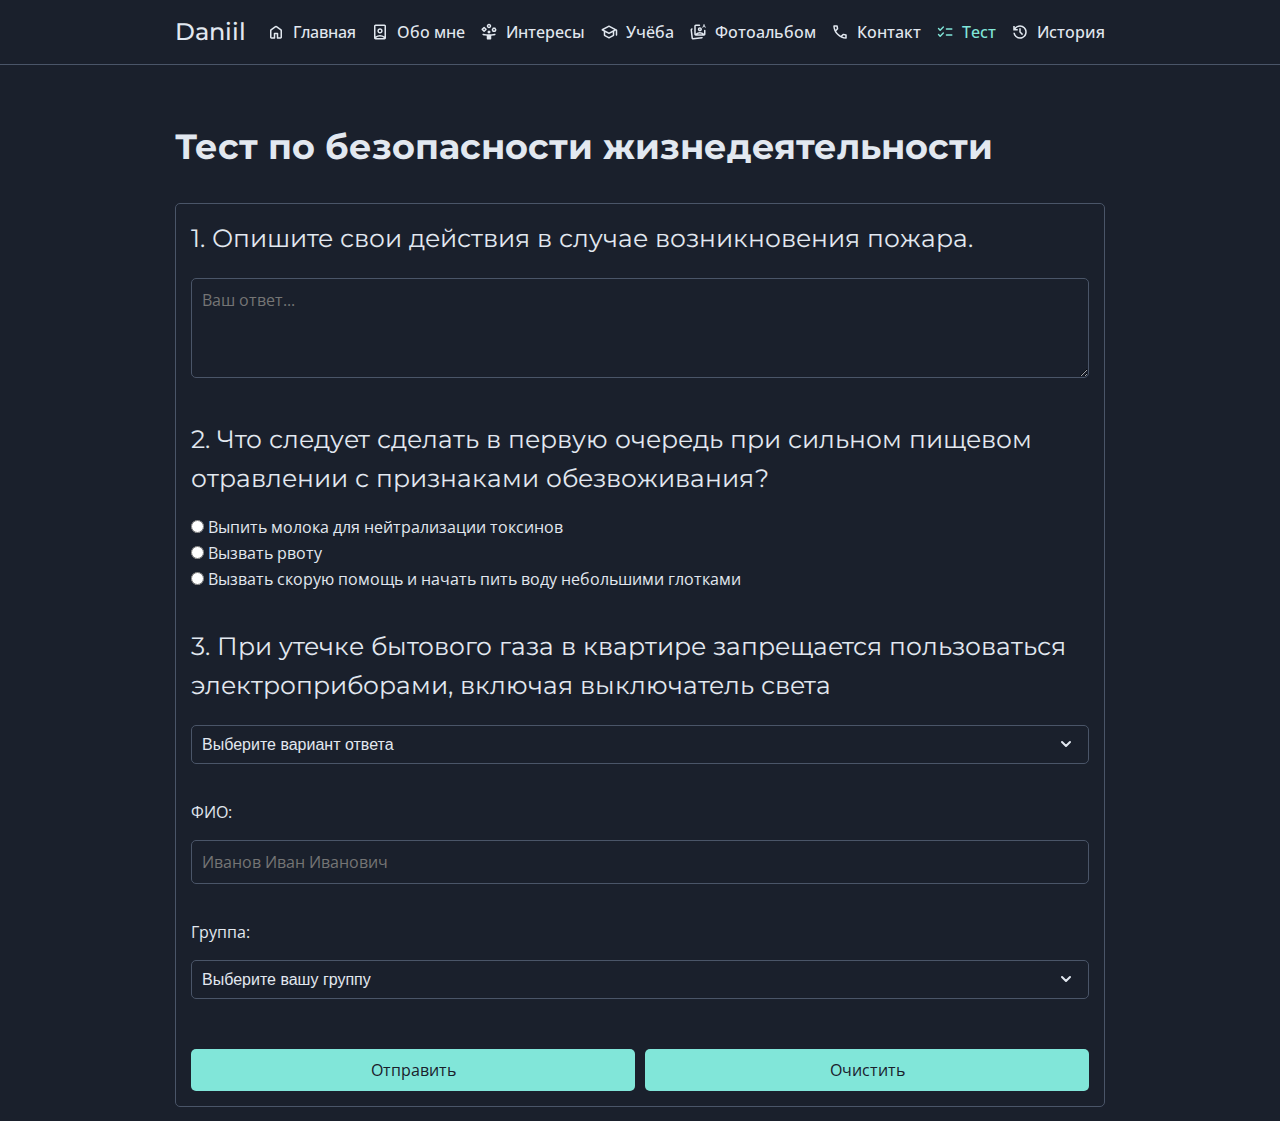
<file: test.html>
<!DOCTYPE html>
<html lang="ru">

<head>
    <meta charset="UTF-8">
    <meta name="viewport" content="width=device-width, initial-scale=1.0">
    <title>Test | My Portfolio</title>
    <link rel="stylesheet" href="css/reset.css">
    <link rel="stylesheet" href="css/fonts.css">
    <link rel="stylesheet" href="css/style.css">
</head>

<body>
<header class="header">
        <div class="header__container container">
            <a href="./index.html" class="header__logo logo">Daniil</a>
            <button class="burger" aria-label="Открыть меню">
                <span class="burger__line"></span>
                <span class="burger__line"></span>
                <span class="burger__line"></span>
            </button>
            <nav class="header__nav">
                <ul class="nav__list">
                    <li class="nav__item">
                        <a href="./index.html" class="nav__link">
                            <svg xmlns="http://www.w3.org/2000/svg" height="24px" viewBox="0 -960 960 960" width="24px"
                                fill="#E2E8F0" class="nav__icon">
                                <path
                                    d="M240-200h120v-200q0-17 11.5-28.5T400-440h160q17 0 28.5 11.5T600-400v200h120v-360L480-740 240-560v360Zm-80 0v-360q0-19 8.5-36t23.5-28l240-180q21-16 48-16t48 16l240 180q15 11 23.5 28t8.5 36v360q0 33-23.5 56.5T720-120H560q-17 0-28.5-11.5T520-160v-200h-80v200q0 17-11.5 28.5T400-120H240q-33 0-56.5-23.5T160-200Zm320-270Z" />
                            </svg>
                            Главная
                        </a>
                    </li>
                    <li class="nav__item">
                        <a href="./about.html" class="nav__link">
                            <svg xmlns="http://www.w3.org/2000/svg" height="24px" viewBox="0 -960 960 960" width="24px"
                                fill="#E2E8F0" class="nav__icon">
                                <path
                                    d="M480-240q-56 0-107 17.5T280-170v10h400v-10q-42-35-93-52.5T480-240Zm0-80q69 0 129 21t111 59v-560H240v560q51-38 111-59t129-21Zm0-160q-25 0-42.5-17.5T420-540q0-25 17.5-42.5T480-600q25 0 42.5 17.5T540-540q0 25-17.5 42.5T480-480ZM240-80q-33 0-56.5-23.5T160-160v-640q0-33 23.5-56.5T240-880h480q33 0 56.5 23.5T800-800v640q0 33-23.5 56.5T720-80H240Zm240-320q58 0 99-41t41-99q0-58-41-99t-99-41q-58 0-99 41t-41 99q0 58 41 99t99 41Zm0-140Z" />
                            </svg>
                            Обо мне
                        </a>
                    </li>
                    <li class="nav__item nav__item--dropdown">
                        <a href="./interests.html" class="nav__link">
                            <svg xmlns="http://www.w3.org/2000/svg" height="24px" viewBox="0 -960 960 960" width="24px"
                                fill="#E2E8F0" class="nav__icon">
                                <path
                                    d="M192-492 92-592q-12-12-12-28t12-28l100-100q12-12 28-12t28 12l100 100q12 12 12 28t-12 28L248-492q-12 12-28 12t-28-12ZM400-80q-17 0-28.5-11.5T360-120v-160q-50-4-99-11t-98-18q-17-4-27.5-19t-5.5-32q5-17 20.5-25t32.5-4q73 17 147.5 23t149.5 6q75 0 149.5-6T777-389q17-4 32.5 4t20.5 25q5 17-5.5 32T797-309q-49 11-98 18t-99 11v160q0 17-11.5 28.5T560-80H400ZM220-576l44-44-44-44-44 44 44 44Zm260-104q-50 0-85-35t-35-85q0-50 35-85t85-35q50 0 85 35t35 85q0 50-35 85t-85 35Zm0 280q-33 0-56.5-23.5T400-480q0-33 23.5-56.5T480-560q33 0 56.5 23.5T560-480q0 33-23.5 56.5T480-400Zm0-360q17 0 28.5-11.5T520-800q0-17-11.5-28.5T480-840q-17 0-28.5 11.5T440-800q0 17 11.5 28.5T480-760Zm191 260-46-80q-5-9-5-20t5-20l46-80q5-10 14-15t20-5h90q11 0 20 5t14 15l46 80q5 9 5 20t-5 20l-46 80q-5 10-14 15t-20 5h-90q-11 0-20-5t-14-15Zm57-60h44l22-40-22-40h-44l-22 40 22 40Zm-508-60Zm260-180Zm270 200Z" />
                            </svg>
                            Интересы
                        </a>
                    </li>
                    <li class="nav__item">
                        <a href="./education.html" class="nav__link">
                            <svg xmlns="http://www.w3.org/2000/svg" height="24px" viewBox="0 -960 960 960" width="24px"
                                fill="#E2E8F0" class="nav__icon">
                                <path
                                    d="M242-249q-20-11-31-29.5T200-320v-192l-96-53q-11-6-16-15t-5-20q0-11 5-20t16-15l338-184q9-5 18.5-7.5T480-829q10 0 19.5 2.5T518-819l381 208q10 5 15.5 14.5T920-576v256q0 17-11.5 28.5T880-280q-17 0-28.5-11.5T840-320v-236l-80 44v192q0 23-11 41.5T718-249L518-141q-9 5-18.5 7.5T480-131q-10 0-19.5-2.5T442-141L242-249Zm238-203 274-148-274-148-274 148 274 148Zm0 241 200-108v-151l-161 89q-9 5-19 7.5t-20 2.5q-10 0-20-2.5t-19-7.5l-161-89v151l200 108Zm0-241Zm0 121Zm0 0Z" />
                            </svg>
                            Учёба
                        </a>
                    </li>
                    <li class="nav__item">
                        <a href="./photo-album.html" class="nav__link">
                            <svg xmlns="http://www.w3.org/2000/svg" height="24px" viewBox="0 -960 960 960" width="24px"
                                fill="#E2E8F0" class="nav__icon">
                                <path
                                    d="M360-280q-33 0-56.5-23.5T280-360v-440q0-33 23.5-56.5T360-880h195q17 0 28.5 11.5T595-840q0 17-11.5 28.5T555-800H360v408q45-42 101.5-65T580-480q61 0 118 23t102 65q1 1 0 0v-163q0-17 11.5-28.5T840-595q17 0 28.5 11.5T880-555v195q0 33-23.5 56.5T800-280H360Zm220-350Zm184-114-11 31q-2 6-7 9.5t-11 3.5q-11 0-17-8t-2-18l57-160q2-6 7.5-10t12.5-4h14q7 0 12.5 4t7.5 10l57 159q4 10-1.5 18.5T866-700q-7 0-12.5-4t-7.5-10l-10-30h-72Zm10-30h52l-26-82-26 82ZM580-400q-35 0-69 10t-63 30h264q-29-20-63-30t-69-10Zm0-340q46 0 78 32t32 78q0 46-32 78t-78 32q-46 0-78-32t-32-78q0-46 32-78t78-32Zm0 80q-13 0-21.5 8.5T550-630q0 13 8.5 21.5T580-600q13 0 21.5-8.5T610-630q0-13-8.5-21.5T580-660ZM222-81q-33 4-59.5-16T132-150L80-588q-4-33 16.5-58.5T150-677h2q17-3 30.5 9t13.5 30q0 15-10.5 26T160-598h-1l54 438 474-58q17-2 30 8t15 27q2 17-8 29.5T697-139L222-81Zm-9-79Z" />
                            </svg>
                            Фотоальбом
                        </a>
                    </li>
                    <li class="nav__item">
                        <a href="./contact.html" class="nav__link">
                            <svg xmlns="http://www.w3.org/2000/svg" height="24px" viewBox="0 -960 960 960" width="24px"
                                fill="#E2E8F0" class="nav__icon">
                                <path
                                    d="M798-120q-125 0-247-54.5T329-329Q229-429 174.5-551T120-798q0-18 12-30t30-12h162q14 0 25 9.5t13 22.5l26 140q2 16-1 27t-11 19l-97 98q20 37 47.5 71.5T387-386q31 31 65 57.5t72 48.5l94-94q9-9 23.5-13.5T670-390l138 28q14 4 23 14.5t9 23.5v162q0 18-12 30t-30 12ZM241-600l66-66-17-94h-89q5 41 14 81t26 79Zm358 358q39 17 79.5 27t81.5 13v-88l-94-19-67 67ZM241-600Zm358 358Z" />
                            </svg>
                            Контакт
                        </a>
                    </li>
                    <li class="nav__item">
                        <a href="./test.html" class="nav__link nav__link--active">
                            <svg xmlns="http://www.w3.org/2000/svg" height="24px" viewBox="0 -960 960 960" width="24px"
                                fill="#E2E8F0" class="nav__icon">
                                <path
                                    d="m221-313 142-142q12-12 28-11.5t28 12.5q11 12 11 28t-11 28L250-228q-12 12-28 12t-28-12l-86-86q-11-11-11-28t11-28q11-11 28-11t28 11l57 57Zm0-320 142-142q12-12 28-11.5t28 12.5q11 12 11 28t-11 28L250-548q-12 12-28 12t-28-12l-86-86q-11-11-11-28t11-28q11-11 28-11t28 11l57 57Zm339 353q-17 0-28.5-11.5T520-320q0-17 11.5-28.5T560-360h280q17 0 28.5 11.5T880-320q0 17-11.5 28.5T840-280H560Zm0-320q-17 0-28.5-11.5T520-640q0-17 11.5-28.5T560-680h280q17 0 28.5 11.5T880-640q0 17-11.5 28.5T840-600H560Z" />
                            </svg>
                            Тест
                        </a>
                    </li>
                    <li class="nav__item">
                        <a href="./history.html" class="nav__link">
                            <svg xmlns="http://www.w3.org/2000/svg" height="24px" viewBox="0 -960 960 960" width="24px"
                                fill="#E2E8F0" class="nav__icon">
                                <path
                                    d="M480-120q-138 0-240.5-91.5T122-440h82q14 104 92.5 172T480-200q117 0 198.5-81.5T760-480q0-117-81.5-198.5T480-760q-69 0-129 32t-101 88h110v80H120v-240h80v94q51-64 124.5-99T480-840q75 0 140.5 28.5t114 77q48.5 48.5 77 114T840-480q0 75-28.5 140.5t-77 114q-48.5 48.5-114 77T480-120Zm112-192L440-464v-216h80v184l128 128-56 56Z" />
                            </svg>
                            История
                        </a>
                    </li>
                </ul>
            </nav>
        </div>
    </header>
    <main class="test__main main">
        <div class="test__container container">
            <h1 class="test__title title">Тест по безопасности жизнедеятельности</h1>
            <form action="mailto:dannytka4enko@gmail.com" method="post" enctype="text/plain" class="test__form form"
                novalidate>
                <div class="test__question-block">
                    <h3 class="test__question">1. Опишите свои действия в случае возникновения пожара.</h3>
                    <textarea name="question-1" id="question-1" placeholder="Ваш ответ..."
                        class="test__textarea textarea" data-popover="Введите ответ" required></textarea>
                </div>
                <div class="test__question-block">
                    <h3 class="test__question">2. Что следует сделать в первую очередь при сильном пищевом отравлении с
                        признаками обезвоживания?</h3>
                    <ul class="test__answers-list">
                        <li class="test__answers-item">
                            <label class="test__label">
                                <input type="radio" name="question-2" class="test__radio radio" data-popover="Выберите ответ" required>
                                Выпить молока для нейтрализации токсинов
                            </label>
                        </li>
                        <li class="test__answers-item">
                            <label class="test__label">
                                <input type="radio" name="question-2" class="test__radio radio" data-popover="Выберите ответ" required>
                                Вызвать рвоту
                            </label>
                        </li>
                        <li class="test__answers-item">
                            <label class="test__label">
                                <input type="radio" name="question-2" class="test__radio radio" data-popover="Выберите ответ" required>
                                Вызвать скорую помощь и начать пить воду небольшими глотками
                            </label>
                        </li>
                    </ul>
                </div>
                <div class="test__question-block">
                    <h3 class="test__question">3. При утечке бытового газа в квартире запрещается пользоваться
                        электроприборами, включая выключатель света</h3>
                    <select name="question-3" id="question-3" class="test__input input" data-popover="Выберите вариант ответа" required>
                        <option value="" disabled selected>Выберите вариант ответа</option>
                        <option value="true">Верно</option>
                        <option value="false">Неверно</option>
                    </select>
                </div>
                <div class="test__question-block">
                    <label for="name" class="test__label">ФИО:</label>
                    <input type="text" id="name" name="name" placeholder="Иванов Иван Иванович"
                        class="test__input input" data-popover="Введите ФИО" required>
                </div>

                <div class="test__question-block">
                    <label for="group" class="test__label">Группа:</label>
                    <select name="group" id="group" class="test__input input" data-popover="Выберите вашу группу" required>
                        <option value="" disabled selected>Выберите вашу группу</option>
                        <optgroup label="ИВТ">
                            <option value="ИВТ/б-23-1-о">ИВТ/б-23-1-о</option>
                            <option value="ИВТ/б-23-2-о">ИВТ/б-23-2-о</option>
                        </optgroup>
                        <optgroup label="ИС">
                            <option value="ИС/б-23-1-о">ИС/б-23-1-о</option>
                            <option value="ИС/б-23-2-о">ИС/б-23-2-о</option>
                        </optgroup>
                        <optgroup label="ПИ">
                            <option value="ПИ/б-23-1-о">ПИ/б-23-1-о</option>
                            <option value="ПИ/б-23-2-о">ПИ/б-23-2-о</option>
                        </optgroup>
                        <optgroup label="ПИН">
                            <option value="ПИН/б-23-1-о">ПИН/б-23-1-о</option>
                            <option value="ПИН/б-23-2-о">ПИН/б-23-2-о</option>
                        </optgroup>
                    </select>
                </div>
                <div class="test__button-block button-block">
                    <button type="submit" class="test__button button">Отправить</button>
                    <button type="reset" class="test__button button">Очистить</button>
                </div>
            </form>
        </div>
    </main>
    <script src="js/jquery-3.7.1.min.js"></script>
    <script type="module" src="js/main.js"></script>
</body>

</html>
</file>
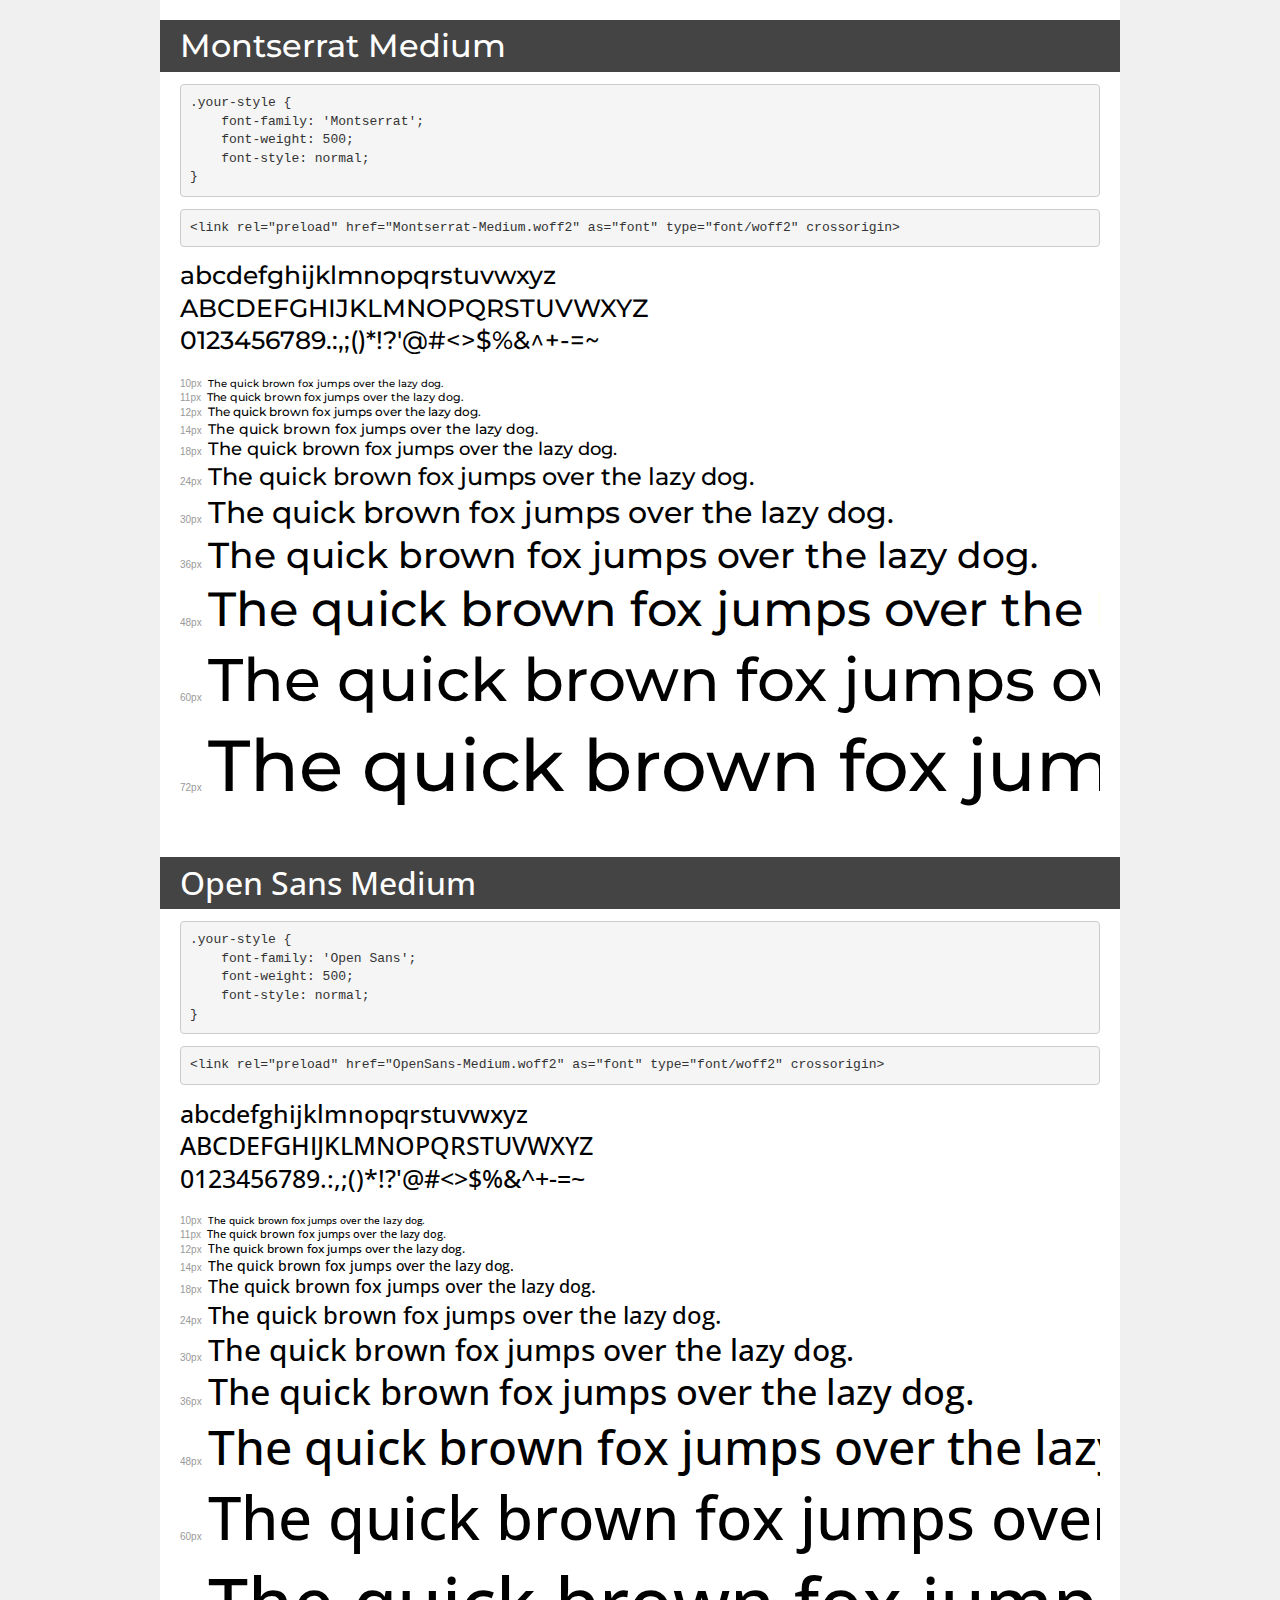
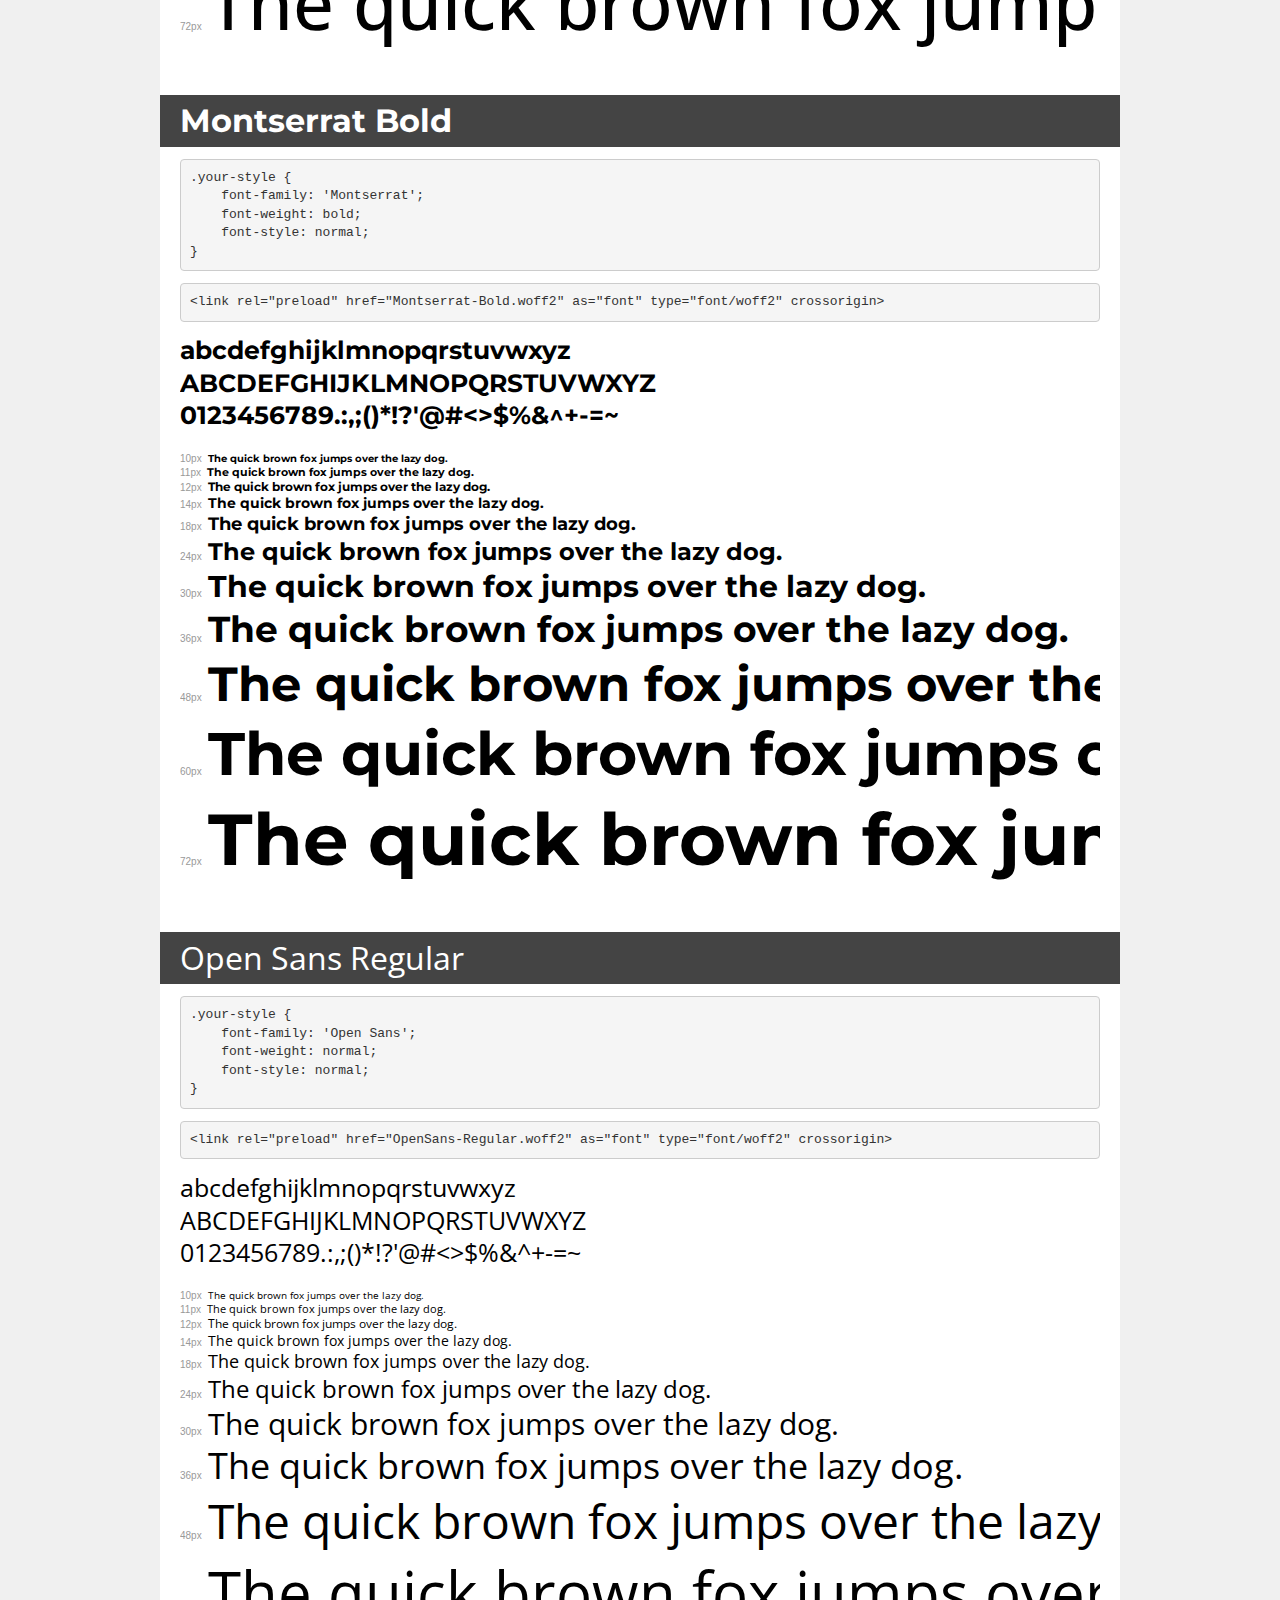
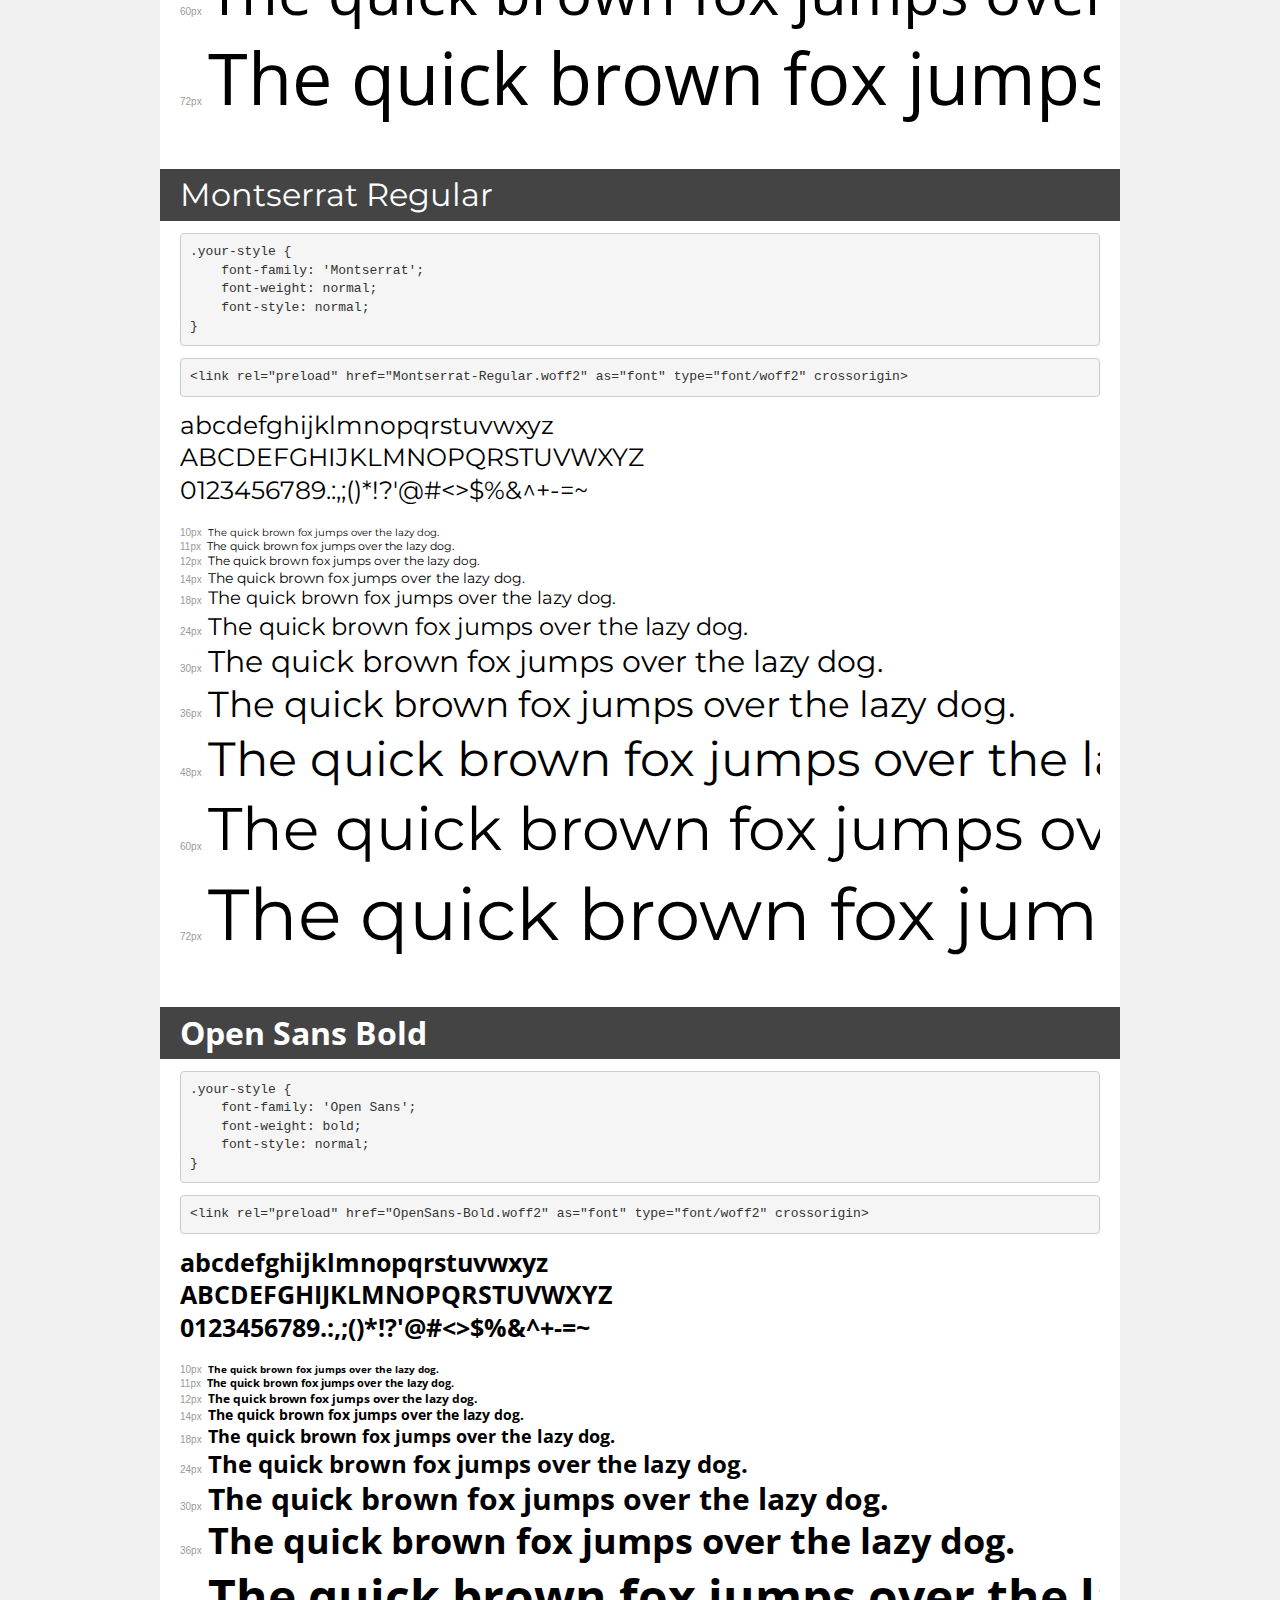
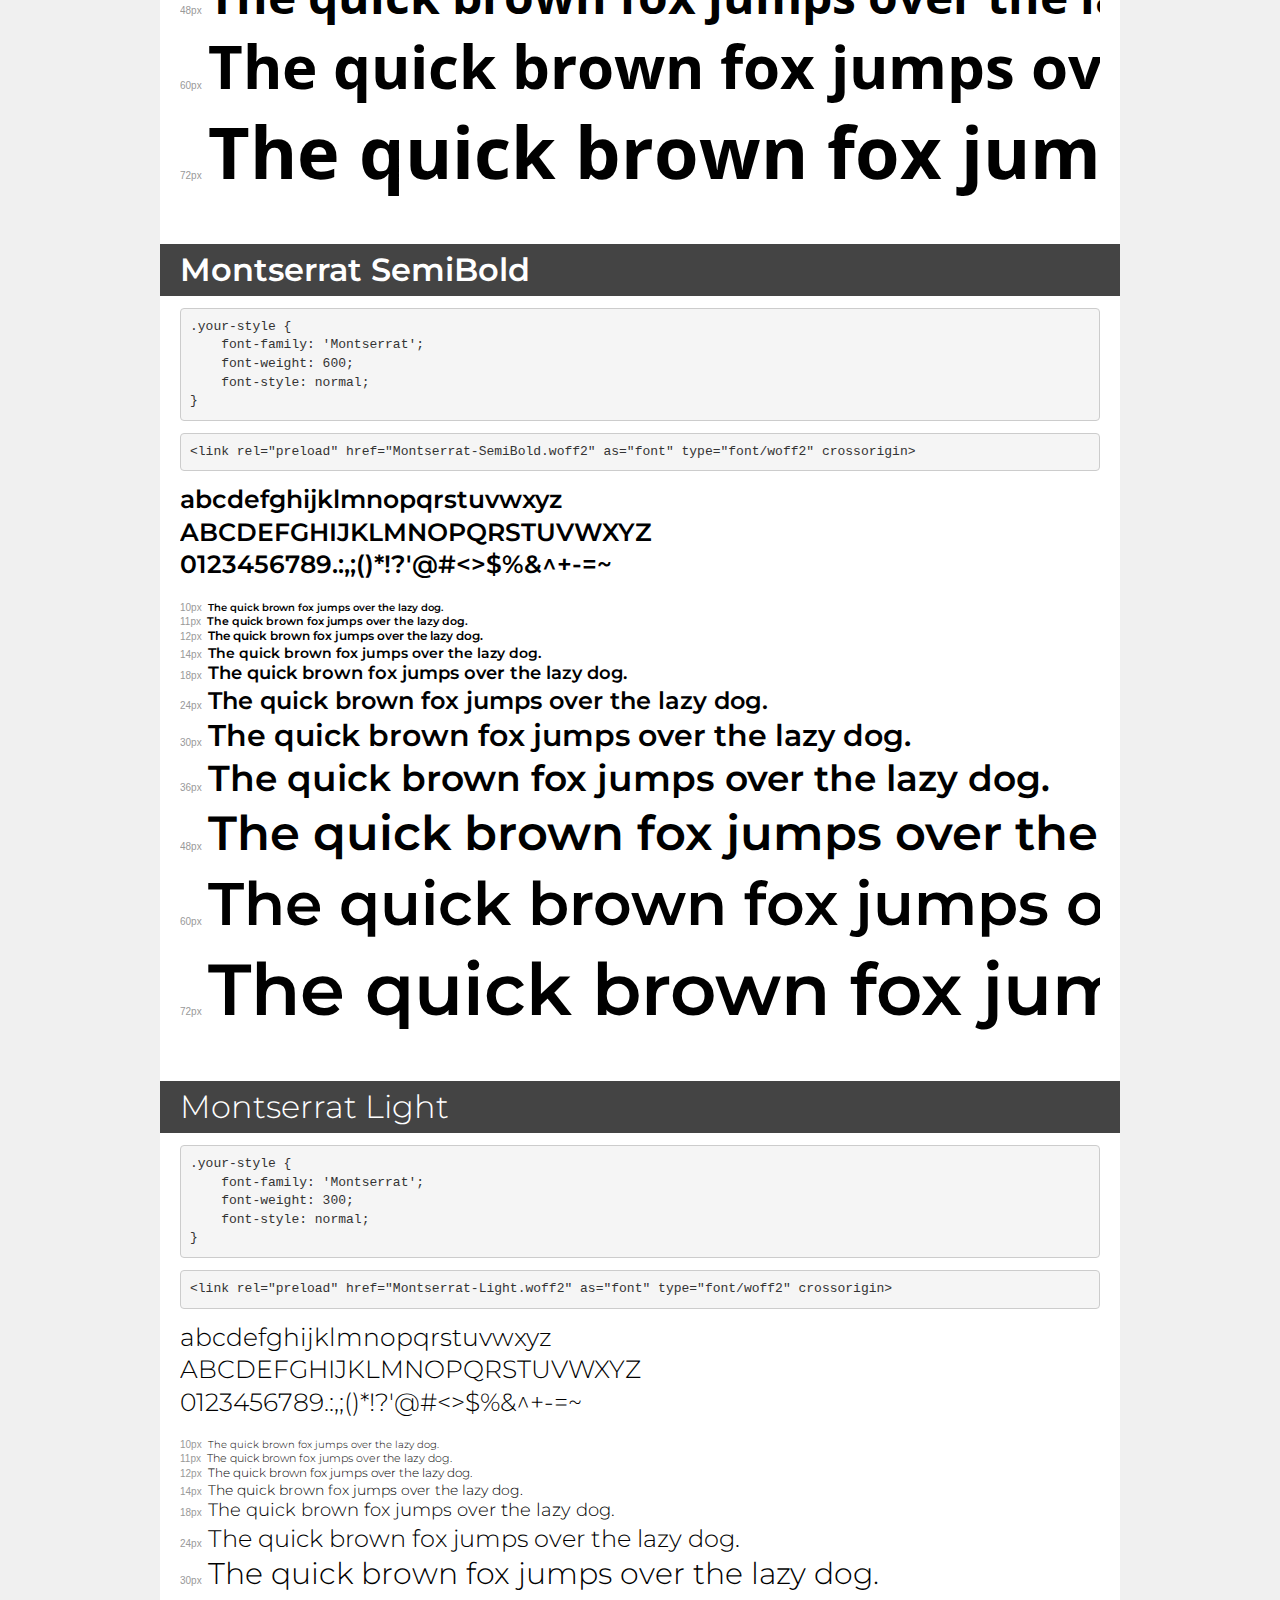
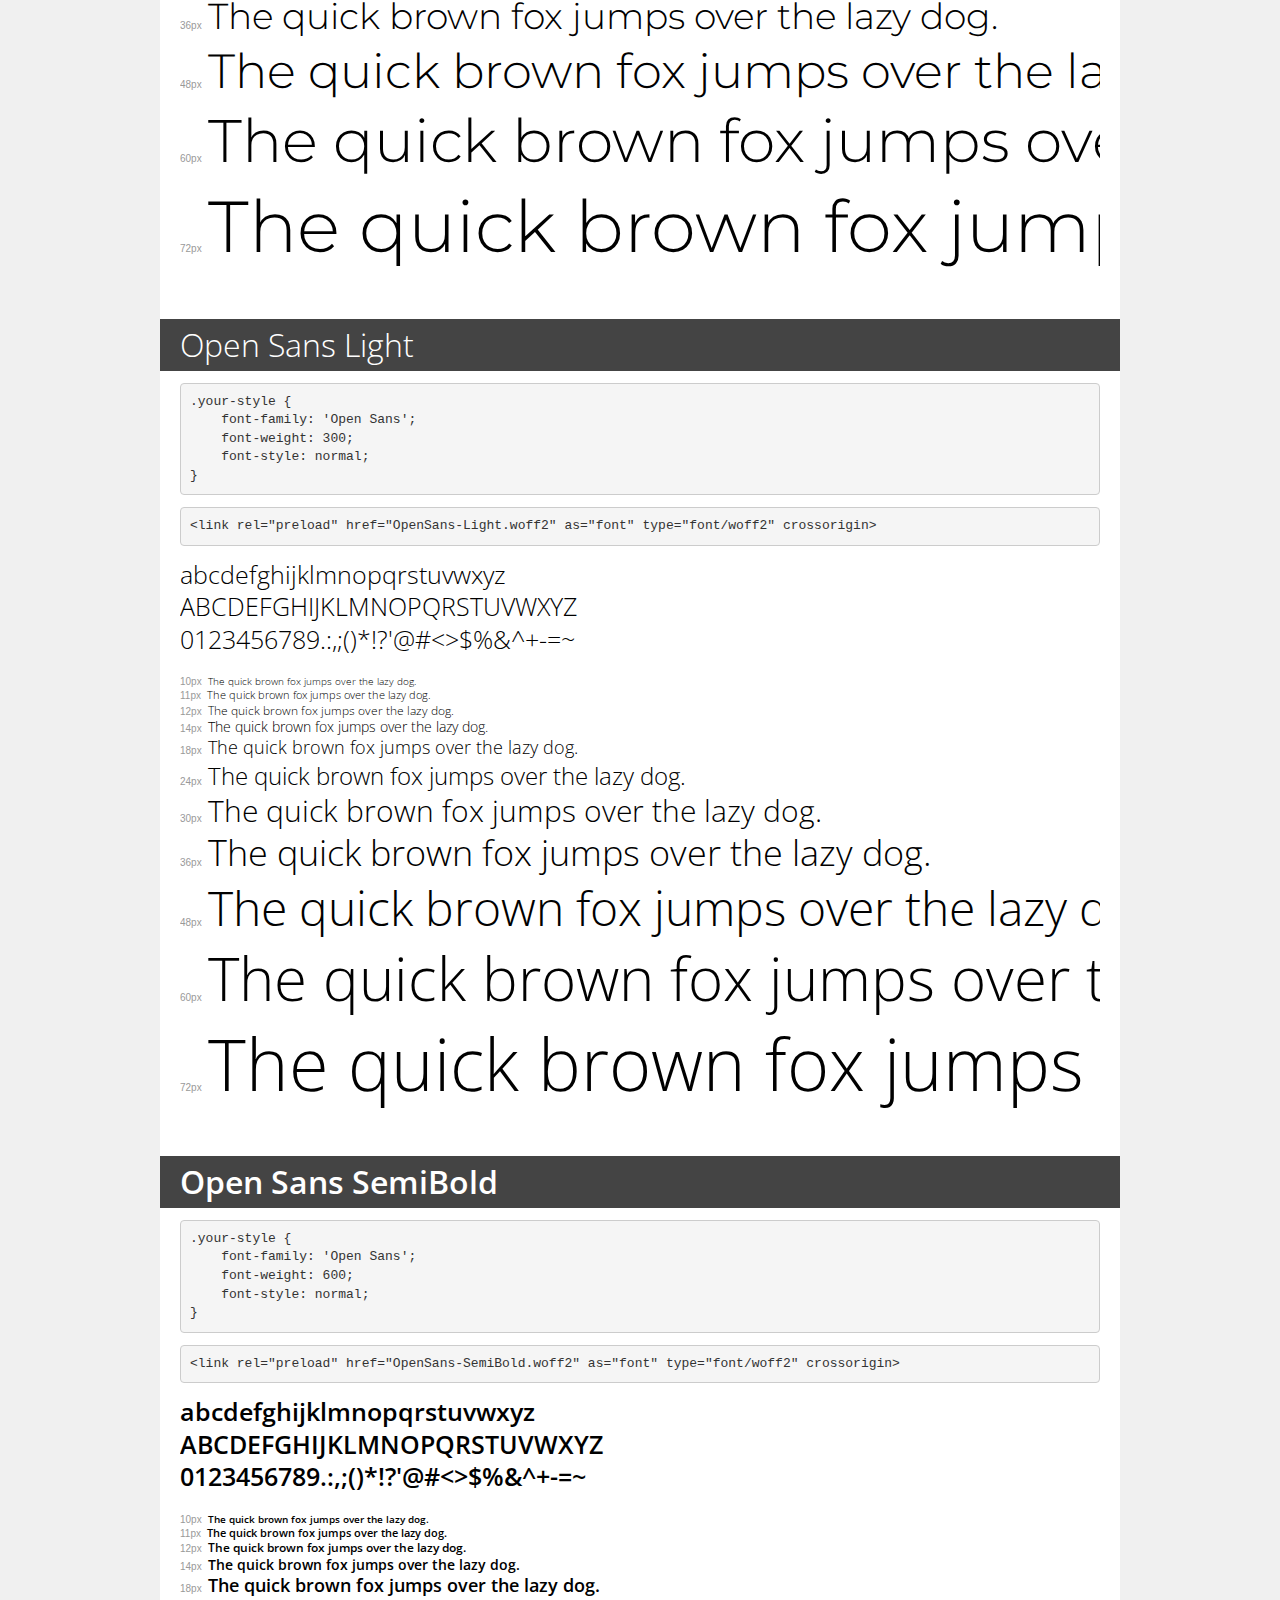
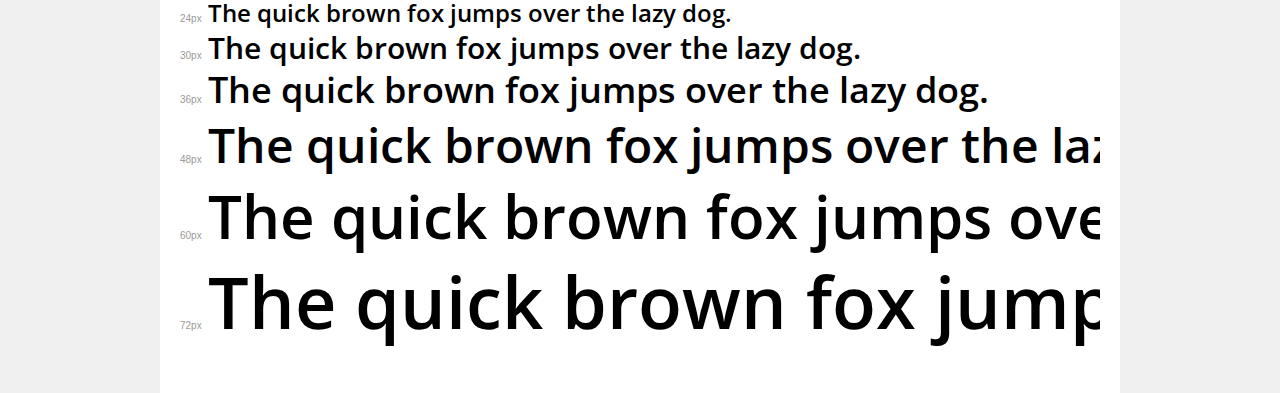
<file: assets/fonts/demo.html>
<!DOCTYPE html>
<html lang="en">
<head>
    <meta charset="utf-8">
    <meta http-equiv="X-UA-Compatible" content="IE=edge">
    <meta name="viewport" content="width=device-width, initial-scale=1">
    <meta name="robots" content="noindex, noarchive">
    <meta name="format-detection" content="telephone=no">
    <title>Transfonter demo</title>
    <link href="stylesheet.css" rel="stylesheet">
    <style>
        /*
        http://meyerweb.com/eric/tools/css/reset/
        v2.0 | 20110126
        License: none (public domain)
        */
        html, body, div, span, applet, object, iframe,
        h1, h2, h3, h4, h5, h6, p, blockquote, pre,
        a, abbr, acronym, address, big, cite, code,
        del, dfn, em, img, ins, kbd, q, s, samp,
        small, strike, strong, sub, sup, tt, var,
        b, u, i, center,
        dl, dt, dd, ol, ul, li,
        fieldset, form, label, legend,
        table, caption, tbody, tfoot, thead, tr, th, td,
        article, aside, canvas, details, embed,
        figure, figcaption, footer, header, hgroup,
        menu, nav, output, ruby, section, summary,
        time, mark, audio, video {
            margin: 0;
            padding: 0;
            border: 0;
            font-size: 100%;
            font: inherit;
            vertical-align: baseline;
        }
        /* HTML5 display-role reset for older browsers */
        article, aside, details, figcaption, figure,
        footer, header, hgroup, menu, nav, section {
            display: block;
        }
        body {
            line-height: 1;
        }
        ol, ul {
            list-style: none;
        }
        blockquote, q {
            quotes: none;
        }
        blockquote:before, blockquote:after,
        q:before, q:after {
            content: '';
            content: none;
        }
        table {
            border-collapse: collapse;
            border-spacing: 0;
        }
        /* demo styles */
        body {
            background: #f0f0f0;
            color: #000;
        }
        .page {
            background: #fff;
            width: 920px;
            margin: 0 auto;
            padding: 20px 20px 0 20px;
            overflow: hidden;
        }
        .font-container {
            overflow-x: auto;
            overflow-y: hidden;
            margin-bottom: 40px;
            line-height: 1.3;
            white-space: nowrap;
            padding-bottom: 5px;
        }
        h1 {
            position: relative;
            background: #444;
            font-size: 32px;
            color: #fff;
            padding: 10px 20px;
            margin: 0 -20px 12px -20px;
        }
        .letters {
            font-size: 25px;
            margin-bottom: 20px;
        }
        .s10:before {
            content: '10px';
        }
        .s11:before {
            content: '11px';
        }
        .s12:before {
            content: '12px';
        }
        .s14:before {
            content: '14px';
        }
        .s18:before {
            content: '18px';
        }
        .s24:before {
            content: '24px';
        }
        .s30:before {
            content: '30px';
        }
        .s36:before {
            content: '36px';
        }
        .s48:before {
            content: '48px';
        }
        .s60:before {
            content: '60px';
        }
        .s72:before {
            content: '72px';
        }
        .s10:before, .s11:before, .s12:before, .s14:before,
        .s18:before, .s24:before, .s30:before, .s36:before,
        .s48:before, .s60:before, .s72:before {
            font-family: Arial, sans-serif;
            font-size: 10px;
            font-weight: normal;
            font-style: normal;
            color: #999;
            padding-right: 6px;
        }
        pre {
            display: block;
            padding: 9px;
            margin: 0 0 12px;
            font-family: Monaco, Menlo, Consolas, "Courier New", monospace;
            font-size: 13px;
            line-height: 1.428571429;
            color: #333;
            font-weight: normal;
            font-style: normal;
            background-color: #f5f5f5;
            border: 1px solid #ccc;
            overflow-x: auto;
            border-radius: 4px;
        }
        /* responsive */
        @media (max-width: 959px) {
            .page {
                width: auto;
                margin: 0;
            }
        }
    </style>
</head>
<body>
<div class="page">
    <div class="demo">
        <h1 style="font-family: 'Montserrat'; font-weight: 500; font-style: normal;">Montserrat Medium</h1>
        <pre title="Usage">.your-style {
    font-family: 'Montserrat';
    font-weight: 500;
    font-style: normal;
}</pre>
        <pre title="Preload (optional)">
&lt;link rel=&quot;preload&quot; href=&quot;Montserrat-Medium.woff2&quot; as=&quot;font&quot; type=&quot;font/woff2&quot; crossorigin&gt;</pre>
        <div class="font-container" style="font-family: 'Montserrat'; font-weight: 500; font-style: normal;">
            <p class="letters">
                abcdefghijklmnopqrstuvwxyz<br>
ABCDEFGHIJKLMNOPQRSTUVWXYZ<br>
                0123456789.:,;()*!?'@#&lt;&gt;$%&^+-=~
            </p>
            <p class="s10" style="font-size: 10px;">The quick brown fox jumps over the lazy dog.</p>
            <p class="s11" style="font-size: 11px;">The quick brown fox jumps over the lazy dog.</p>
            <p class="s12" style="font-size: 12px;">The quick brown fox jumps over the lazy dog.</p>
            <p class="s14" style="font-size: 14px;">The quick brown fox jumps over the lazy dog.</p>
            <p class="s18" style="font-size: 18px;">The quick brown fox jumps over the lazy dog.</p>
            <p class="s24" style="font-size: 24px;">The quick brown fox jumps over the lazy dog.</p>
            <p class="s30" style="font-size: 30px;">The quick brown fox jumps over the lazy dog.</p>
            <p class="s36" style="font-size: 36px;">The quick brown fox jumps over the lazy dog.</p>
            <p class="s48" style="font-size: 48px;">The quick brown fox jumps over the lazy dog.</p>
            <p class="s60" style="font-size: 60px;">The quick brown fox jumps over the lazy dog.</p>
            <p class="s72" style="font-size: 72px;">The quick brown fox jumps over the lazy dog.</p>
        </div>
    </div>

    <div class="demo">
        <h1 style="font-family: 'Open Sans'; font-weight: 500; font-style: normal;">Open Sans Medium</h1>
        <pre title="Usage">.your-style {
    font-family: 'Open Sans';
    font-weight: 500;
    font-style: normal;
}</pre>
        <pre title="Preload (optional)">
&lt;link rel=&quot;preload&quot; href=&quot;OpenSans-Medium.woff2&quot; as=&quot;font&quot; type=&quot;font/woff2&quot; crossorigin&gt;</pre>
        <div class="font-container" style="font-family: 'Open Sans'; font-weight: 500; font-style: normal;">
            <p class="letters">
                abcdefghijklmnopqrstuvwxyz<br>
ABCDEFGHIJKLMNOPQRSTUVWXYZ<br>
                0123456789.:,;()*!?'@#&lt;&gt;$%&^+-=~
            </p>
            <p class="s10" style="font-size: 10px;">The quick brown fox jumps over the lazy dog.</p>
            <p class="s11" style="font-size: 11px;">The quick brown fox jumps over the lazy dog.</p>
            <p class="s12" style="font-size: 12px;">The quick brown fox jumps over the lazy dog.</p>
            <p class="s14" style="font-size: 14px;">The quick brown fox jumps over the lazy dog.</p>
            <p class="s18" style="font-size: 18px;">The quick brown fox jumps over the lazy dog.</p>
            <p class="s24" style="font-size: 24px;">The quick brown fox jumps over the lazy dog.</p>
            <p class="s30" style="font-size: 30px;">The quick brown fox jumps over the lazy dog.</p>
            <p class="s36" style="font-size: 36px;">The quick brown fox jumps over the lazy dog.</p>
            <p class="s48" style="font-size: 48px;">The quick brown fox jumps over the lazy dog.</p>
            <p class="s60" style="font-size: 60px;">The quick brown fox jumps over the lazy dog.</p>
            <p class="s72" style="font-size: 72px;">The quick brown fox jumps over the lazy dog.</p>
        </div>
    </div>

    <div class="demo">
        <h1 style="font-family: 'Montserrat'; font-weight: bold; font-style: normal;">Montserrat Bold</h1>
        <pre title="Usage">.your-style {
    font-family: 'Montserrat';
    font-weight: bold;
    font-style: normal;
}</pre>
        <pre title="Preload (optional)">
&lt;link rel=&quot;preload&quot; href=&quot;Montserrat-Bold.woff2&quot; as=&quot;font&quot; type=&quot;font/woff2&quot; crossorigin&gt;</pre>
        <div class="font-container" style="font-family: 'Montserrat'; font-weight: bold; font-style: normal;">
            <p class="letters">
                abcdefghijklmnopqrstuvwxyz<br>
ABCDEFGHIJKLMNOPQRSTUVWXYZ<br>
                0123456789.:,;()*!?'@#&lt;&gt;$%&^+-=~
            </p>
            <p class="s10" style="font-size: 10px;">The quick brown fox jumps over the lazy dog.</p>
            <p class="s11" style="font-size: 11px;">The quick brown fox jumps over the lazy dog.</p>
            <p class="s12" style="font-size: 12px;">The quick brown fox jumps over the lazy dog.</p>
            <p class="s14" style="font-size: 14px;">The quick brown fox jumps over the lazy dog.</p>
            <p class="s18" style="font-size: 18px;">The quick brown fox jumps over the lazy dog.</p>
            <p class="s24" style="font-size: 24px;">The quick brown fox jumps over the lazy dog.</p>
            <p class="s30" style="font-size: 30px;">The quick brown fox jumps over the lazy dog.</p>
            <p class="s36" style="font-size: 36px;">The quick brown fox jumps over the lazy dog.</p>
            <p class="s48" style="font-size: 48px;">The quick brown fox jumps over the lazy dog.</p>
            <p class="s60" style="font-size: 60px;">The quick brown fox jumps over the lazy dog.</p>
            <p class="s72" style="font-size: 72px;">The quick brown fox jumps over the lazy dog.</p>
        </div>
    </div>

    <div class="demo">
        <h1 style="font-family: 'Open Sans'; font-weight: normal; font-style: normal;">Open Sans Regular</h1>
        <pre title="Usage">.your-style {
    font-family: 'Open Sans';
    font-weight: normal;
    font-style: normal;
}</pre>
        <pre title="Preload (optional)">
&lt;link rel=&quot;preload&quot; href=&quot;OpenSans-Regular.woff2&quot; as=&quot;font&quot; type=&quot;font/woff2&quot; crossorigin&gt;</pre>
        <div class="font-container" style="font-family: 'Open Sans'; font-weight: normal; font-style: normal;">
            <p class="letters">
                abcdefghijklmnopqrstuvwxyz<br>
ABCDEFGHIJKLMNOPQRSTUVWXYZ<br>
                0123456789.:,;()*!?'@#&lt;&gt;$%&^+-=~
            </p>
            <p class="s10" style="font-size: 10px;">The quick brown fox jumps over the lazy dog.</p>
            <p class="s11" style="font-size: 11px;">The quick brown fox jumps over the lazy dog.</p>
            <p class="s12" style="font-size: 12px;">The quick brown fox jumps over the lazy dog.</p>
            <p class="s14" style="font-size: 14px;">The quick brown fox jumps over the lazy dog.</p>
            <p class="s18" style="font-size: 18px;">The quick brown fox jumps over the lazy dog.</p>
            <p class="s24" style="font-size: 24px;">The quick brown fox jumps over the lazy dog.</p>
            <p class="s30" style="font-size: 30px;">The quick brown fox jumps over the lazy dog.</p>
            <p class="s36" style="font-size: 36px;">The quick brown fox jumps over the lazy dog.</p>
            <p class="s48" style="font-size: 48px;">The quick brown fox jumps over the lazy dog.</p>
            <p class="s60" style="font-size: 60px;">The quick brown fox jumps over the lazy dog.</p>
            <p class="s72" style="font-size: 72px;">The quick brown fox jumps over the lazy dog.</p>
        </div>
    </div>

    <div class="demo">
        <h1 style="font-family: 'Montserrat'; font-weight: normal; font-style: normal;">Montserrat Regular</h1>
        <pre title="Usage">.your-style {
    font-family: 'Montserrat';
    font-weight: normal;
    font-style: normal;
}</pre>
        <pre title="Preload (optional)">
&lt;link rel=&quot;preload&quot; href=&quot;Montserrat-Regular.woff2&quot; as=&quot;font&quot; type=&quot;font/woff2&quot; crossorigin&gt;</pre>
        <div class="font-container" style="font-family: 'Montserrat'; font-weight: normal; font-style: normal;">
            <p class="letters">
                abcdefghijklmnopqrstuvwxyz<br>
ABCDEFGHIJKLMNOPQRSTUVWXYZ<br>
                0123456789.:,;()*!?'@#&lt;&gt;$%&^+-=~
            </p>
            <p class="s10" style="font-size: 10px;">The quick brown fox jumps over the lazy dog.</p>
            <p class="s11" style="font-size: 11px;">The quick brown fox jumps over the lazy dog.</p>
            <p class="s12" style="font-size: 12px;">The quick brown fox jumps over the lazy dog.</p>
            <p class="s14" style="font-size: 14px;">The quick brown fox jumps over the lazy dog.</p>
            <p class="s18" style="font-size: 18px;">The quick brown fox jumps over the lazy dog.</p>
            <p class="s24" style="font-size: 24px;">The quick brown fox jumps over the lazy dog.</p>
            <p class="s30" style="font-size: 30px;">The quick brown fox jumps over the lazy dog.</p>
            <p class="s36" style="font-size: 36px;">The quick brown fox jumps over the lazy dog.</p>
            <p class="s48" style="font-size: 48px;">The quick brown fox jumps over the lazy dog.</p>
            <p class="s60" style="font-size: 60px;">The quick brown fox jumps over the lazy dog.</p>
            <p class="s72" style="font-size: 72px;">The quick brown fox jumps over the lazy dog.</p>
        </div>
    </div>

    <div class="demo">
        <h1 style="font-family: 'Open Sans'; font-weight: bold; font-style: normal;">Open Sans Bold</h1>
        <pre title="Usage">.your-style {
    font-family: 'Open Sans';
    font-weight: bold;
    font-style: normal;
}</pre>
        <pre title="Preload (optional)">
&lt;link rel=&quot;preload&quot; href=&quot;OpenSans-Bold.woff2&quot; as=&quot;font&quot; type=&quot;font/woff2&quot; crossorigin&gt;</pre>
        <div class="font-container" style="font-family: 'Open Sans'; font-weight: bold; font-style: normal;">
            <p class="letters">
                abcdefghijklmnopqrstuvwxyz<br>
ABCDEFGHIJKLMNOPQRSTUVWXYZ<br>
                0123456789.:,;()*!?'@#&lt;&gt;$%&^+-=~
            </p>
            <p class="s10" style="font-size: 10px;">The quick brown fox jumps over the lazy dog.</p>
            <p class="s11" style="font-size: 11px;">The quick brown fox jumps over the lazy dog.</p>
            <p class="s12" style="font-size: 12px;">The quick brown fox jumps over the lazy dog.</p>
            <p class="s14" style="font-size: 14px;">The quick brown fox jumps over the lazy dog.</p>
            <p class="s18" style="font-size: 18px;">The quick brown fox jumps over the lazy dog.</p>
            <p class="s24" style="font-size: 24px;">The quick brown fox jumps over the lazy dog.</p>
            <p class="s30" style="font-size: 30px;">The quick brown fox jumps over the lazy dog.</p>
            <p class="s36" style="font-size: 36px;">The quick brown fox jumps over the lazy dog.</p>
            <p class="s48" style="font-size: 48px;">The quick brown fox jumps over the lazy dog.</p>
            <p class="s60" style="font-size: 60px;">The quick brown fox jumps over the lazy dog.</p>
            <p class="s72" style="font-size: 72px;">The quick brown fox jumps over the lazy dog.</p>
        </div>
    </div>

    <div class="demo">
        <h1 style="font-family: 'Montserrat'; font-weight: 600; font-style: normal;">Montserrat SemiBold</h1>
        <pre title="Usage">.your-style {
    font-family: 'Montserrat';
    font-weight: 600;
    font-style: normal;
}</pre>
        <pre title="Preload (optional)">
&lt;link rel=&quot;preload&quot; href=&quot;Montserrat-SemiBold.woff2&quot; as=&quot;font&quot; type=&quot;font/woff2&quot; crossorigin&gt;</pre>
        <div class="font-container" style="font-family: 'Montserrat'; font-weight: 600; font-style: normal;">
            <p class="letters">
                abcdefghijklmnopqrstuvwxyz<br>
ABCDEFGHIJKLMNOPQRSTUVWXYZ<br>
                0123456789.:,;()*!?'@#&lt;&gt;$%&^+-=~
            </p>
            <p class="s10" style="font-size: 10px;">The quick brown fox jumps over the lazy dog.</p>
            <p class="s11" style="font-size: 11px;">The quick brown fox jumps over the lazy dog.</p>
            <p class="s12" style="font-size: 12px;">The quick brown fox jumps over the lazy dog.</p>
            <p class="s14" style="font-size: 14px;">The quick brown fox jumps over the lazy dog.</p>
            <p class="s18" style="font-size: 18px;">The quick brown fox jumps over the lazy dog.</p>
            <p class="s24" style="font-size: 24px;">The quick brown fox jumps over the lazy dog.</p>
            <p class="s30" style="font-size: 30px;">The quick brown fox jumps over the lazy dog.</p>
            <p class="s36" style="font-size: 36px;">The quick brown fox jumps over the lazy dog.</p>
            <p class="s48" style="font-size: 48px;">The quick brown fox jumps over the lazy dog.</p>
            <p class="s60" style="font-size: 60px;">The quick brown fox jumps over the lazy dog.</p>
            <p class="s72" style="font-size: 72px;">The quick brown fox jumps over the lazy dog.</p>
        </div>
    </div>

    <div class="demo">
        <h1 style="font-family: 'Montserrat'; font-weight: 300; font-style: normal;">Montserrat Light</h1>
        <pre title="Usage">.your-style {
    font-family: 'Montserrat';
    font-weight: 300;
    font-style: normal;
}</pre>
        <pre title="Preload (optional)">
&lt;link rel=&quot;preload&quot; href=&quot;Montserrat-Light.woff2&quot; as=&quot;font&quot; type=&quot;font/woff2&quot; crossorigin&gt;</pre>
        <div class="font-container" style="font-family: 'Montserrat'; font-weight: 300; font-style: normal;">
            <p class="letters">
                abcdefghijklmnopqrstuvwxyz<br>
ABCDEFGHIJKLMNOPQRSTUVWXYZ<br>
                0123456789.:,;()*!?'@#&lt;&gt;$%&^+-=~
            </p>
            <p class="s10" style="font-size: 10px;">The quick brown fox jumps over the lazy dog.</p>
            <p class="s11" style="font-size: 11px;">The quick brown fox jumps over the lazy dog.</p>
            <p class="s12" style="font-size: 12px;">The quick brown fox jumps over the lazy dog.</p>
            <p class="s14" style="font-size: 14px;">The quick brown fox jumps over the lazy dog.</p>
            <p class="s18" style="font-size: 18px;">The quick brown fox jumps over the lazy dog.</p>
            <p class="s24" style="font-size: 24px;">The quick brown fox jumps over the lazy dog.</p>
            <p class="s30" style="font-size: 30px;">The quick brown fox jumps over the lazy dog.</p>
            <p class="s36" style="font-size: 36px;">The quick brown fox jumps over the lazy dog.</p>
            <p class="s48" style="font-size: 48px;">The quick brown fox jumps over the lazy dog.</p>
            <p class="s60" style="font-size: 60px;">The quick brown fox jumps over the lazy dog.</p>
            <p class="s72" style="font-size: 72px;">The quick brown fox jumps over the lazy dog.</p>
        </div>
    </div>

    <div class="demo">
        <h1 style="font-family: 'Open Sans'; font-weight: 300; font-style: normal;">Open Sans Light</h1>
        <pre title="Usage">.your-style {
    font-family: 'Open Sans';
    font-weight: 300;
    font-style: normal;
}</pre>
        <pre title="Preload (optional)">
&lt;link rel=&quot;preload&quot; href=&quot;OpenSans-Light.woff2&quot; as=&quot;font&quot; type=&quot;font/woff2&quot; crossorigin&gt;</pre>
        <div class="font-container" style="font-family: 'Open Sans'; font-weight: 300; font-style: normal;">
            <p class="letters">
                abcdefghijklmnopqrstuvwxyz<br>
ABCDEFGHIJKLMNOPQRSTUVWXYZ<br>
                0123456789.:,;()*!?'@#&lt;&gt;$%&^+-=~
            </p>
            <p class="s10" style="font-size: 10px;">The quick brown fox jumps over the lazy dog.</p>
            <p class="s11" style="font-size: 11px;">The quick brown fox jumps over the lazy dog.</p>
            <p class="s12" style="font-size: 12px;">The quick brown fox jumps over the lazy dog.</p>
            <p class="s14" style="font-size: 14px;">The quick brown fox jumps over the lazy dog.</p>
            <p class="s18" style="font-size: 18px;">The quick brown fox jumps over the lazy dog.</p>
            <p class="s24" style="font-size: 24px;">The quick brown fox jumps over the lazy dog.</p>
            <p class="s30" style="font-size: 30px;">The quick brown fox jumps over the lazy dog.</p>
            <p class="s36" style="font-size: 36px;">The quick brown fox jumps over the lazy dog.</p>
            <p class="s48" style="font-size: 48px;">The quick brown fox jumps over the lazy dog.</p>
            <p class="s60" style="font-size: 60px;">The quick brown fox jumps over the lazy dog.</p>
            <p class="s72" style="font-size: 72px;">The quick brown fox jumps over the lazy dog.</p>
        </div>
    </div>

    <div class="demo">
        <h1 style="font-family: 'Open Sans'; font-weight: 600; font-style: normal;">Open Sans SemiBold</h1>
        <pre title="Usage">.your-style {
    font-family: 'Open Sans';
    font-weight: 600;
    font-style: normal;
}</pre>
        <pre title="Preload (optional)">
&lt;link rel=&quot;preload&quot; href=&quot;OpenSans-SemiBold.woff2&quot; as=&quot;font&quot; type=&quot;font/woff2&quot; crossorigin&gt;</pre>
        <div class="font-container" style="font-family: 'Open Sans'; font-weight: 600; font-style: normal;">
            <p class="letters">
                abcdefghijklmnopqrstuvwxyz<br>
ABCDEFGHIJKLMNOPQRSTUVWXYZ<br>
                0123456789.:,;()*!?'@#&lt;&gt;$%&^+-=~
            </p>
            <p class="s10" style="font-size: 10px;">The quick brown fox jumps over the lazy dog.</p>
            <p class="s11" style="font-size: 11px;">The quick brown fox jumps over the lazy dog.</p>
            <p class="s12" style="font-size: 12px;">The quick brown fox jumps over the lazy dog.</p>
            <p class="s14" style="font-size: 14px;">The quick brown fox jumps over the lazy dog.</p>
            <p class="s18" style="font-size: 18px;">The quick brown fox jumps over the lazy dog.</p>
            <p class="s24" style="font-size: 24px;">The quick brown fox jumps over the lazy dog.</p>
            <p class="s30" style="font-size: 30px;">The quick brown fox jumps over the lazy dog.</p>
            <p class="s36" style="font-size: 36px;">The quick brown fox jumps over the lazy dog.</p>
            <p class="s48" style="font-size: 48px;">The quick brown fox jumps over the lazy dog.</p>
            <p class="s60" style="font-size: 60px;">The quick brown fox jumps over the lazy dog.</p>
            <p class="s72" style="font-size: 72px;">The quick brown fox jumps over the lazy dog.</p>
        </div>
    </div>

</div>
</body>
</html>
</file>
<file: css/fonts.css>
@font-face {
    font-family: 'Montserrat';
    src: url('../assets/fonts/Montserrat-Medium.woff2') format('woff2'),
        url('../assets/fonts/Montserrat-Medium.woff') format('woff');
    font-weight: 500;
    font-style: normal;
    font-display: swap;
}

@font-face {
    font-family: 'Open Sans';
    src: url('../assets/fonts/OpenSans-Medium.woff2') format('woff2'),
        url('../assets/fonts/OpenSans-Medium.woff') format('woff');
    font-weight: 500;
    font-style: normal;
    font-display: swap;
}

@font-face {
    font-family: 'Montserrat';
    src: url('../assets/fonts/Montserrat-Bold.woff2') format('woff2'),
        url('../assets/fonts/Montserrat-Bold.woff') format('woff');
    font-weight: bold;
    font-style: normal;
    font-display: swap;
}

@font-face {
    font-family: 'Open Sans';
    src: url('../assets/fonts/OpenSans-Regular.woff2') format('woff2'),
        url('../assets/fonts/OpenSans-Regular.woff') format('woff');
    font-weight: normal;
    font-style: normal;
    font-display: swap;
}

@font-face {
    font-family: 'Montserrat';
    src: url('../assets/fonts/Montserrat-Regular.woff2') format('woff2'),
        url('../assets/fonts/Montserrat-Regular.woff') format('woff');
    font-weight: normal;
    font-style: normal;
    font-display: swap;
}

@font-face {
    font-family: 'Open Sans';
    src: url('../assets/fonts/OpenSans-Bold.woff2') format('woff2'),
        url('../assets/fonts/OpenSans-Bold.woff') format('woff');
    font-weight: bold;
    font-style: normal;
    font-display: swap;
}

@font-face {
    font-family: 'Montserrat';
    src: url('../assets/fonts/Montserrat-SemiBold.woff2') format('woff2'),
        url('../assets/fonts/Montserrat-SemiBold.woff') format('woff');
    font-weight: 600;
    font-style: normal;
    font-display: swap;
}

@font-face {
    font-family: 'Montserrat';
    src: url('../assets/fonts/Montserrat-Light.woff2') format('woff2'),
        url('../assets/fonts/Montserrat-Light.woff') format('woff');
    font-weight: 300;
    font-style: normal;
    font-display: swap;
}

@font-face {
    font-family: 'Open Sans';
    src: url('../assets/fonts/OpenSans-Light.woff2') format('woff2'),
        url('../assets/fonts/OpenSans-Light.woff') format('woff');
    font-weight: 300;
    font-style: normal;
    font-display: swap;
}

@font-face {
    font-family: 'Open Sans';
    src: url('../assets/fonts/OpenSans-SemiBold.woff2') format('woff2'),
        url('../assets/fonts/OpenSans-SemiBold.woff') format('woff');
    font-weight: 600;
    font-style: normal;
    font-display: swap;
}
</file>
<file: css/style.css>
:root {
    --color-primary: #E2E8F0;
    --color-secondary: #A0AEC0;
    --color-accent: #81E6D9;
    --color-hover: #FEB2B2;
    --color-background: #1A202C;
    --color-border: #4A5568;
    --font-family: 'Open Sans', sans-serif;
    --font-size-base: 16px;
    --font-size-lg: 20px;
    --font-size-sm: 14px;
}

body {
    height: 100vh;
    display: flex;
    flex-direction: column;
    font-family: var(--font-family);
    font-size: var(--font-size-base);
    background-color: var(--color-background);
    color: var(--color-primary);
}

h1,
h2,
h3,
h4,
h5,
h6 {
    font-family: 'Montserrat', sans-serif;
    font-weight: normal;
    line-height: 1.6;
}

h1 {
    /* 40px */
    font-size: 2.5rem;
}

h2 {
    /* 32px */
    font-size: 2rem;
}

h3 {
    /* 28px */
    font-size: 1.75rem;
}

h4 {
    /* 24px */
    font-size: 1.5rem;
}

h5 {
    /* 20px */
    font-size: 1.25rem;
}

h6 {
    /* 18px */
    font-size: 1.125rem;
}


.container {
    width: 100%;
    max-width: 1110px;
    margin: 0 auto;
    padding: 0 15px;
}

.title {
    font-weight: 700;
    margin-bottom: 2rem;
}

.subtitle {
    font-weight: 500;
}

.text {
    line-height: 1.6;
    color: var(--color-secondary);
}

.form {
    display: flex;
    flex-direction: column;
    gap: 15px;
    max-width: 600px;
    width: 100%;
    border: 1px solid var(--color-border);
    border-radius: 5px;
    padding: 15px;
}

.input,
.textarea {
    width: 100%;
    padding: 10px;
    border: 1px solid var(--color-border);
    border-radius: 5px;
    background-color: var(--color-background);
    color: var(--color-primary);
    font-size: var(--font-size-base);
    resize: vertical;
}

.input:focus,
.textarea:focus {
    outline: none;
    border-color: var(--color-accent);
}

.textarea {
    min-height: 100px;
    max-height: 300px;
}

.form .input[disabled] {
    background-color: var(--color-border);
    cursor: not-allowed;
    color: var(--color-secondary);
}

select.input {
    appearance: none;
    background: url('../assets/images/icons/caret-down.svg') no-repeat right 10px center;
    background-size: 24px;
}

select.input option {
    background-color: var(--color-background);
    color: var(--color-secondary);
}

input.valid,
select.valid,
textarea.valid {
    outline: 2px solid greenyellow;
}

label:has(input.valid),
label:has(select.valid),
label:has(textarea.valid) {
    color: greenyellow;
}

input.invalid,
select.invalid,
textarea.invalid {
    outline: 2px solid var(--color-hover);
}

label:has(input.invalid),
label:has(textarea.invalid) {
    color: var(--color-hover);
}

.error-message {
    color: var(--color-hover);
    font-size: 0.9em;
    margin-top: 4px;
    margin-bottom: 8px;
    font-style: italic;
}

.button-block {
    display: flex;
    justify-content: space-between;
    align-items: center;
    margin-top: 10px;
    gap: 10px;
}

.button {
    padding: 10px 15px;
    border: none;
    border-radius: 5px;
    background-color: var(--color-accent);
    color: var(--color-background);
    font-size: var(--font-size-base);
    cursor: pointer;
    transition: background-color 0.3s;
    width: 100%;
}

/* Calendar */
.calendar {
    position: fixed;
    bottom: -400px;
    left: 50%;
    transform: translateX(-50%);
    background: var(--color-background);
    border: 1px solid var(--color-border);
    border-radius: 6px;
    box-shadow: 0 4px 10px rgba(0, 0, 0, 0.2);
    transition: bottom 0.3s ease;
    z-index: 100;
    padding: 10px;
}

.calendar--active {
    bottom: 30px;
}

.calendar__header {
    display: flex;
    justify-content: center;
    align-items: center;
    margin-bottom: 10px;
    gap: 10px;
}

.calendar__body {
    text-align: center;
}

.calendar__month-select,
.calendar__year-select {
    padding: 5px;
    border: 1px solid var(--color-border);
    border-radius: 5px;
    background-color: var(--color-background);
    color: var(--color-primary);
}

.calendar__weekdays {
    display: grid;
    grid-template-columns: repeat(7, 1fr);
    gap: 5px;
    margin-bottom: 5px;
}

.calendar__weekdays div {
    font-weight: 600;
    color: var(--color-secondary);
    text-align: center;
}

.calendar__dates {
    display: grid;
    grid-template-columns: repeat(7, 1fr);
    gap: 5px;
}

.calendar__date {
    padding: 10px;
    border: 1px solid var(--color-border);
    border-radius: 5px;
    background-color: var(--color-background);
    color: var(--color-primary);
    text-align: center;
    cursor: pointer;
}

.calendar__date:hover {
    background-color: var(--color-accent);
    color: var(--color-background);
}

optgroup {
    background: var(--color-background);
}

.popover {
    position: absolute;
    background-color: var(--color-background);
    color: var(--color-primary);
    border: 1px solid var(--color-border);
    border-radius: 5px;
    padding: 8px 12px;
    white-space: nowrap;
    pointer-events: none;
    transition: opacity 0.3s;
}

/* Modal Overlay */
.modal-overlay {
    display: none;
    position: fixed;
    top: 0;
    left: 0;
    width: 100%;
    height: 100%;
    background: var(--color-background);
    backdrop-filter: blur(5px);
    justify-content: center;
    align-items: center;
    z-index: 9999;
}

.modal-container {
    background: var(--color-background);
    padding: 20px 30px;
    border-radius: 10px;
    width: 320px;
    text-align: center;
    box-shadow: 0 8px 30px rgba(0, 0, 0, 0.3);
    animation: fadeIn 0.3s ease;
}

.modal-title {
    margin-bottom: 10px;
}

.modal-buttons {
    margin-top: 20px;
    display: flex;
    justify-content: space-around;
}

.modal-btn {
    padding: 8px 16px;
    border: none;
    border-radius: 6px;
    cursor: pointer;
    font-size: 0.9rem;
}

/* Плавное появление */
@keyframes fadeIn {
    from {
        transform: scale(0.9);
        opacity: 0;
    }

    to {
        transform: scale(1);
        opacity: 1;
    }
}

/* Header */
.header {
    padding: 20px 0;
    border-bottom: 1px solid var(--color-border);
    position: relative;
    z-index: 1000;
}

.header__container {
    display: flex;
    justify-content: space-between;
    align-items: center;
}

.header__logo-block {
    display: flex;
    flex-direction: column;
    gap: 5px;
}

.header__date {
    font-size: 0.875rem;
    color: var(--color-secondary);
}

.header__logo {
    font-family: 'Montserrat', sans-serif;
    font-size: 24px;
    font-weight: 500;
    text-decoration: none;
}

.nav__list {
    display: flex;
    gap: 20px;
}

.nav__dropdown-block {
    display: none;
    position: absolute;
    background-color: var(--color-background);
    border: 1px solid var(--color-border);
    /* margin-top: 10px; */
    padding: 10px;
    border-radius: 5px;
    flex-direction: column;
    gap: 10px;
}

.nav__dropdown-list {
    display: flex;
    flex-direction: column;
    gap: 10px;
}

.nav__link {
    display: flex;
    align-items: center;
    gap: 8px;
    color: var(--color-primary);
    text-decoration: none;
    font-weight: 500;
    transition: color 0.3s;
}

.nav__icon {
    width: 20px;
    height: 20px;
}

.nav__link--active {
    color: var(--color-accent);
}

.nav__link--active .nav__icon {
    fill: var(--color-accent);
}

.nav__link:not(.nav__link--active):hover {
    color: var(--color-hover);
}

/*Main*/
.main {
    flex: 1;
    display: flex;
    justify-content: center;
    padding: 1rem;
    overflow: hidden;
    margin-top: 40px;
}

/* Hero */
.hero__main {
    margin-top: 0;
}

.hero__container {
    display: flex;
    align-items: center;
    justify-content: space-between;
    gap: 5rem;
}

.hero__text-block {
    display: flex;
    flex-direction: column;
    gap: 1rem;
    max-width: 800px;
}

.hero__title {
    margin-bottom: 0;
}

.hero__image {
    width: 300px;
    height: 400px;
    object-fit: cover;
    border-radius: 10px;
}

/* About */
.about__main {
    align-items: center;
    margin-top: 0;
}

.about__container {
    display: flex;
    flex-direction: column;
    text-align: center;
}

.about__highlight {
    color: var(--color-accent);
    font-weight: 600;
}

.about__text:not(:last-child) {
    margin-bottom: 20px;
}

/* Interests */
.interests__main {
    overflow: visible;
}

.interests__title {
    margin-bottom: 15px;
}

.interests__links-list {
    display: flex;
    gap: 15px;
    margin-bottom: 70px;
}

.interests__link {
    opacity: 0.3;
    transition: color 0.3s, opacity 0.3s;
}

.interests__link:hover {
    color: var(--color-hover);
    opacity: 1;
}

.interests__subtitle {
    margin-bottom: 30px;
}

.interests__content {
    display: flex;
    justify-content: space-between;
    margin-bottom: 30px;
}

.interests__main section:not(:last-child) {
    margin-bottom: 70px;
}

.interests__main section:nth-child(even) .interests__content {
    flex-direction: row-reverse;
}

.interests__text {
    max-width: 800px;
}

.interests__image {
    width: 200px;
    height: 200px;
    object-fit: cover;
    border-radius: 10px;
}

.interests__numeric-list-item {
    list-style: decimal inside;
    color: var(--color-secondary);
    font-size: var(--font-size-base);
}

.interests__numeric-list-item:not(:last-child) {
    margin-bottom: 15px;
}

/* Education */
.education__main {
    overflow: visible;
}

.education__title {
    margin-bottom: 15px;
}

.education__table {
    width: 100%;
    border-collapse: collapse;
}

.education__table-caption {
    caption-side: top;
    text-align: center;
    font-size: var(--font-size-sm);
    margin-bottom: 10px;
    line-height: 1.4;
}

.education__table-header,
.education__table-data {
    padding: 12px 15px;
    border: 1px solid var(--color-border);
    line-height: 1.4;
}

.education__table-header {
    background-color: var(--color-background);
    font-weight: 600;
}

.education__table-data--italic {
    font-style: italic;
}

/* Photo Album */
.album__main {
    overflow: visible;
}

.album__gallery {
    display: grid;
    grid-template-columns: repeat(auto-fit, minmax(150px, 1fr));
    gap: 10px;
}

.album__photo-card {
    overflow: hidden;
    text-align: center;
    padding-bottom: 10px;
    max-width: 500px;
}

.album__image {
    width: 100%;
    height: 150px;
    border-radius: 10px;
    object-fit: cover;
}

.album__image:hover {
    transform: scale(1.05);
    transition: transform 0.3s;
}

.album__photo-title {
    margin-top: 10px;
    color: var(--color-secondary);
}

.album__overlay {
    position: fixed;
    top: 0;
    left: 0;
    width: 100%;
    height: 100%;
    background-color: rgba(0, 0, 0, 0.8);
    display: flex;
    justify-content: center;
    align-items: center;
    transition: opacity 0.3s;
    z-index: 1000;
}

.album__overlay-content {
    position: relative;
    max-width: 90%;
    max-height: 90%;
}

.album__overlay-image {
    width: 100%;
    height: auto;
    border-radius: 10px;
}

.album__overlay-close {
    position: absolute;
    top: 10px;
    right: 10px;
    background: none;
    border: none;
    color: var(--color-primary);
    font-size: 2rem;
    cursor: pointer;
}

.album__overlay-arrows {
    position: absolute;
    top: 50%;
    left: 0;
    width: 100%;
    display: flex;
    justify-content: space-between;
    transform: translateY(-50%);
    z-index: 9999;
}

.album__overlay-arrow {
    background: none;
    border: none;
    color: var(--color-primary);
    font-size: 3rem;
    cursor: pointer;
    padding: 0 20px;
    user-select: none;
}

/* Contact */
.contact__main {
    overflow: visible;
}

.contact__form-block {
    display: flex;
    gap: 50px;
    justify-content: space-between;
}

.button:hover {
    background-color: var(--color-hover);
}

.contact__side-block {
    display: flex;
    flex-direction: column;
    align-items: start;
}

.contact__image {
    width: 500px;
    height: 600px;
    object-fit: cover;
    border-radius: 10px;
}

.contact__social-block {
    margin-top: 20px;
}

.contact__social-list {
    display: flex;
    gap: 15px;
}

.contact__social-item {
    fill: var(--color-secondary);
    transition: color 0.3s;
}

.contact__social-item:hover {
    fill: var(--color-hover);
}

/* Test */
.test__main {
    overflow: visible;
}

.test__form {
    display: flex;
    flex-direction: column;
    gap: 40px;
    max-width: 100%;
}

.test__input,
.test__textarea,
.test__answers-list {
    margin-top: 20px;
}

.test__answers-list {
    display: flex;
    flex-direction: column;
    gap: 10px;
}

@media (max-width: 1280px) {
    .container {
        max-width: 960px;
    }

    .nav__list {
        gap: 15px;
    }

    .nav__icon {
        width: 18px;
        height: 18px;
    }

    .interests__content {
        gap: 20px;
    }

    .interests__text {
        max-width: 600px;
    }

    .contact__image {
        width: 300px;
        height: 400px;
    }
}

@media (max-width: 768px) {
    .title {
        margin: 2rem 0;
    }

    .main {
        margin-top: 0;
    }

    .container {
        max-width: 100%;
        padding: 0 10px;
    }

    .header__container {
        align-items: center;
        gap: 10px;
    }

    .header__nav {
        position: absolute;
        top: 100%;
        right: 0;
        background: var(--color-background);
        width: 50%;
        padding: 20px 30px;
        border: 1px solid var(--color-border);
        transform: translateY(-20px);
        opacity: 0;
        pointer-events: none;
        box-shadow: 0 2px 8px rgba(0, 0, 0, 0.1);
    }

    .header__nav.active {
        transform: translateY(0);
        opacity: 1;
        pointer-events: all;
    }

    .nav__list {
        flex-direction: column;
        gap: 10px;
    }

    .nav__item {
        margin: 10px 0;
    }

    /* Кнопка-бургер */
    .burger {
        display: flex;
        flex-direction: column;
        justify-content: space-between;
        width: 24px;
        height: 18px;
        background: none;
        border: none;
        cursor: pointer;
    }

    .burger__line {
        width: 100%;
        height: 3px;
        background-color: var(--color-primary);
        border-radius: 2px;
        transition: all 0.3s ease;
    }

    /* Анимация "крестика" */
    .burger.active .burger__line:nth-child(1) {
        transform: rotate(45deg) translate(5px, 5px);
    }

    .burger.active .burger__line:nth-child(2) {
        opacity: 0;
    }

    .burger.active .burger__line:nth-child(3) {
        transform: rotate(-45deg) translate(5px, -5px);
    }

    .main__container {
        padding: 0 10px;
    }

    .hero__container {
        flex-direction: column;
        text-align: center;
        justify-content: normal;
        gap: 2rem;
    }

    .hero__image {
        width: 100%;
        height: auto;
    }

    .about__main {
        align-items: normal;
    }

    .about__container {
        padding: 0 10px;
    }

    .interests__list {
        gap: 10px;
        margin-bottom: 50px;
    }

    .interests__main section .interests__content {
        flex-direction: column;
        align-items: center;
    }

    .interests__main section:nth-child(even) .interests__content {
        flex-direction: column;
        align-items: center;
    }

    .interests__image {
        width: 100%;
        height: 500px;
    }

    .interests__text {
        max-width: 100%;
    }

    .education__table-header,
    .education__table-data {
        font-size: var(--font-size-sm);
    }

    .education__table-caption {
        font-size: 0.875rem;
    }

    .album__photo-card {
        max-width: 100%;
    }

    .contact__form-block {
        flex-direction: column;
        gap: 20px;
    }

    .contact__image {
        display: none;
        /* width: 100%;
        height: auto; */
    }

    .contact__form {
        max-width: 100%;
    }

    .contact__side-block {
        align-items: center;
    }

    .contact__social-block {
        margin-top: 0;
    }
}

/* На больших экранах бургер не показываем */
@media (min-width: 769px) {
    .burger {
        display: none;
    }

    .header__nav {
        opacity: 1 !important;
        transform: none !important;
        position: static;
    }
}

@media (max-width: 480px) {
    /* .title {
        font-size: 1.75rem;
    }

    .subtitle {
        font-size: 2rem;
    } */

    .nav__list {
        gap: 5px;
    }

    .nav__link {
        font-size: 0.875rem;
    }

    .interests__list {
        gap: 5px;
    }

    .interests__link {
        font-size: 0.875rem;
    }

    .interests__image {
        height: 300px;
    }
}
</file>
<file: assets/fonts/stylesheet.css>
@font-face {
    font-family: 'Montserrat';
    src: url('Montserrat-Medium.woff2') format('woff2'),
        url('Montserrat-Medium.woff') format('woff');
    font-weight: 500;
    font-style: normal;
    font-display: swap;
}

@font-face {
    font-family: 'Open Sans';
    src: url('OpenSans-Medium.woff2') format('woff2'),
        url('OpenSans-Medium.woff') format('woff');
    font-weight: 500;
    font-style: normal;
    font-display: swap;
}

@font-face {
    font-family: 'Montserrat';
    src: url('Montserrat-Bold.woff2') format('woff2'),
        url('Montserrat-Bold.woff') format('woff');
    font-weight: bold;
    font-style: normal;
    font-display: swap;
}

@font-face {
    font-family: 'Open Sans';
    src: url('OpenSans-Regular.woff2') format('woff2'),
        url('OpenSans-Regular.woff') format('woff');
    font-weight: normal;
    font-style: normal;
    font-display: swap;
}

@font-face {
    font-family: 'Montserrat';
    src: url('Montserrat-Regular.woff2') format('woff2'),
        url('Montserrat-Regular.woff') format('woff');
    font-weight: normal;
    font-style: normal;
    font-display: swap;
}

@font-face {
    font-family: 'Open Sans';
    src: url('OpenSans-Bold.woff2') format('woff2'),
        url('OpenSans-Bold.woff') format('woff');
    font-weight: bold;
    font-style: normal;
    font-display: swap;
}

@font-face {
    font-family: 'Montserrat';
    src: url('Montserrat-SemiBold.woff2') format('woff2'),
        url('Montserrat-SemiBold.woff') format('woff');
    font-weight: 600;
    font-style: normal;
    font-display: swap;
}

@font-face {
    font-family: 'Montserrat';
    src: url('Montserrat-Light.woff2') format('woff2'),
        url('Montserrat-Light.woff') format('woff');
    font-weight: 300;
    font-style: normal;
    font-display: swap;
}

@font-face {
    font-family: 'Open Sans';
    src: url('OpenSans-Light.woff2') format('woff2'),
        url('OpenSans-Light.woff') format('woff');
    font-weight: 300;
    font-style: normal;
    font-display: swap;
}

@font-face {
    font-family: 'Open Sans';
    src: url('OpenSans-SemiBold.woff2') format('woff2'),
        url('OpenSans-SemiBold.woff') format('woff');
    font-weight: 600;
    font-style: normal;
    font-display: swap;
}
</file>
